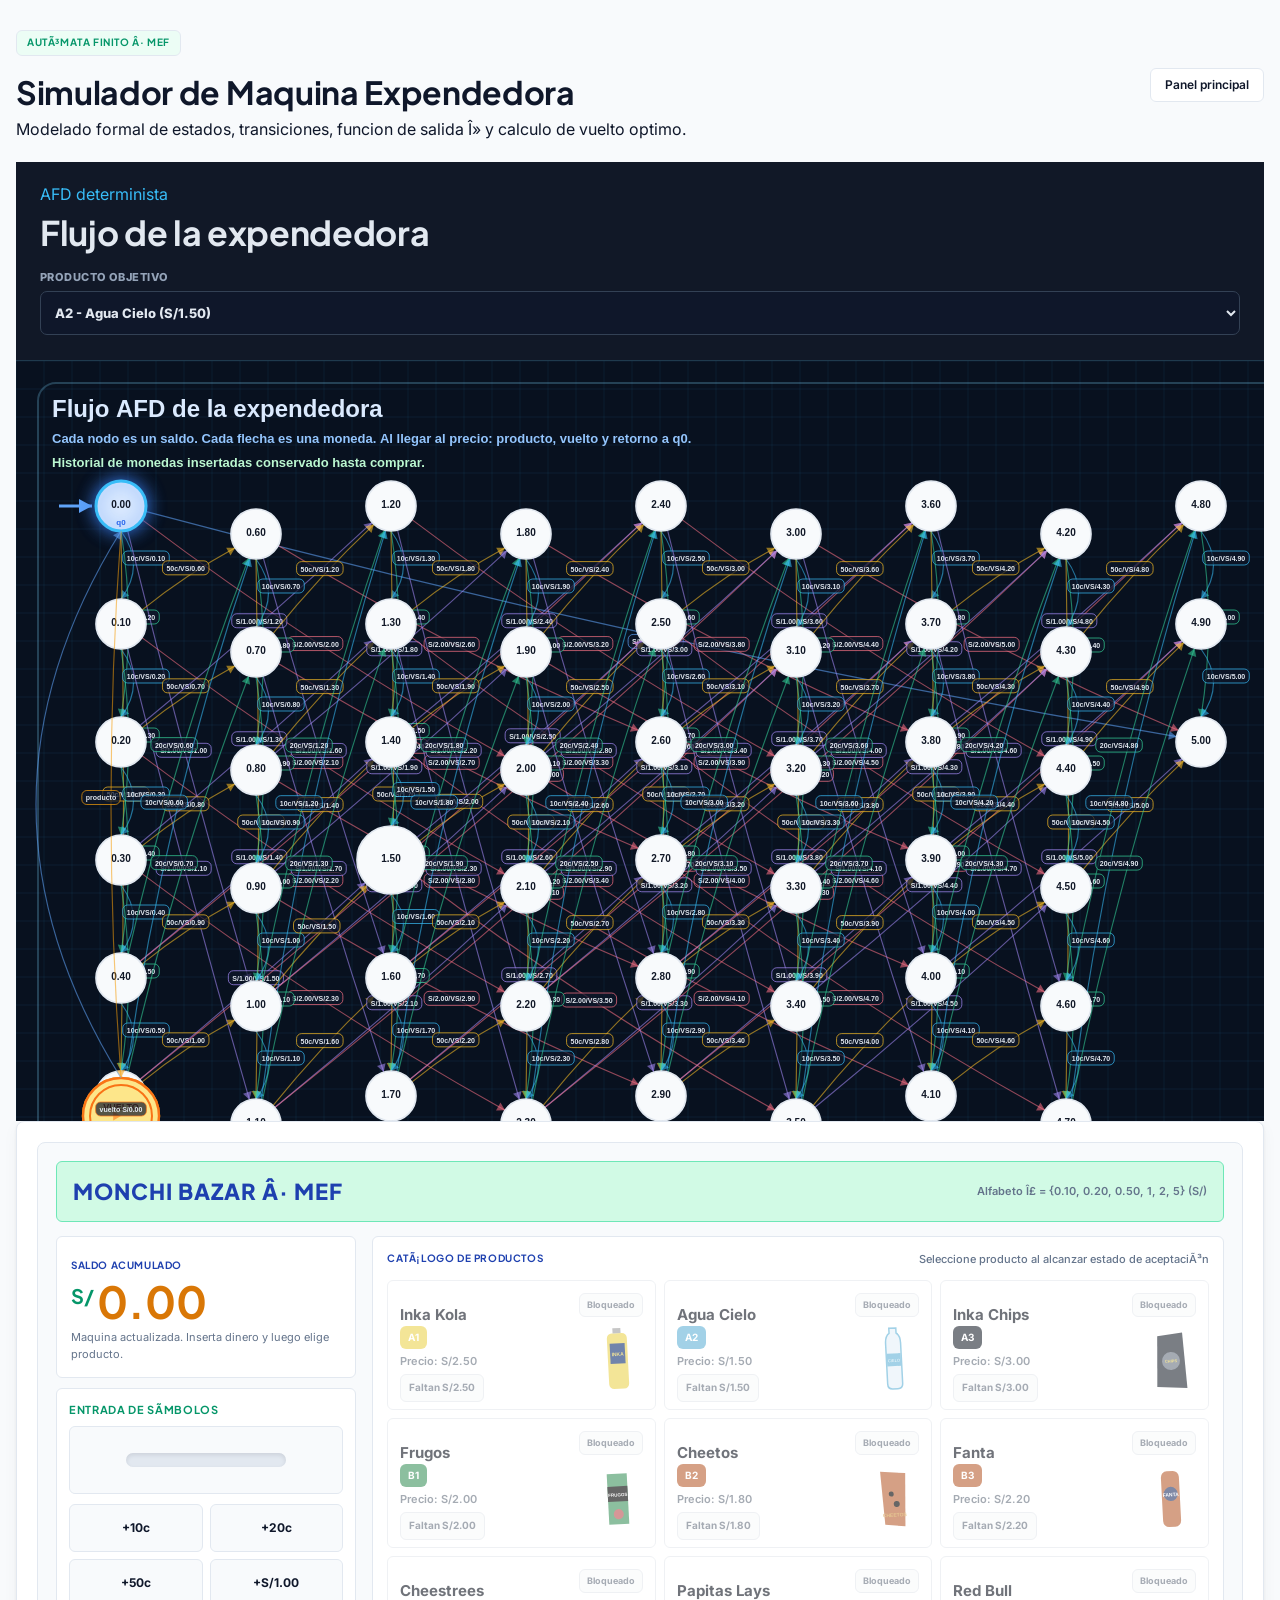
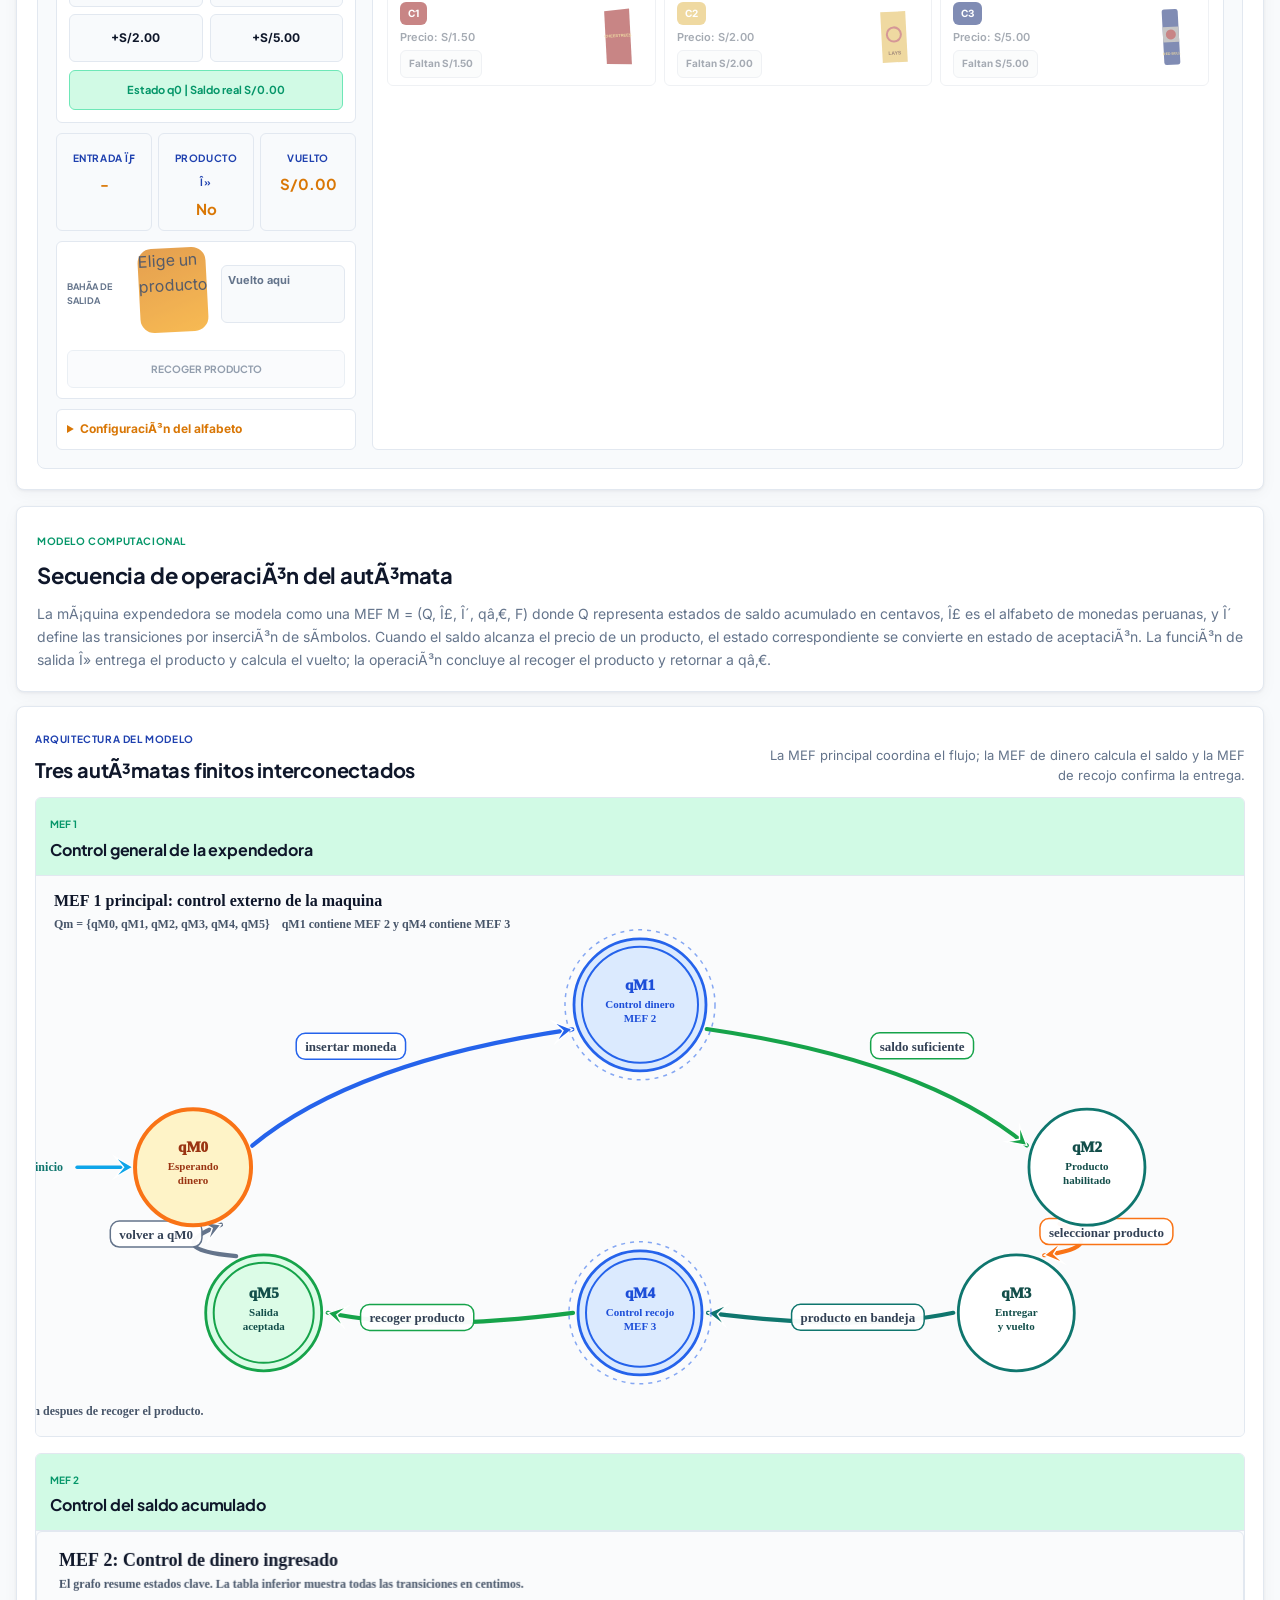
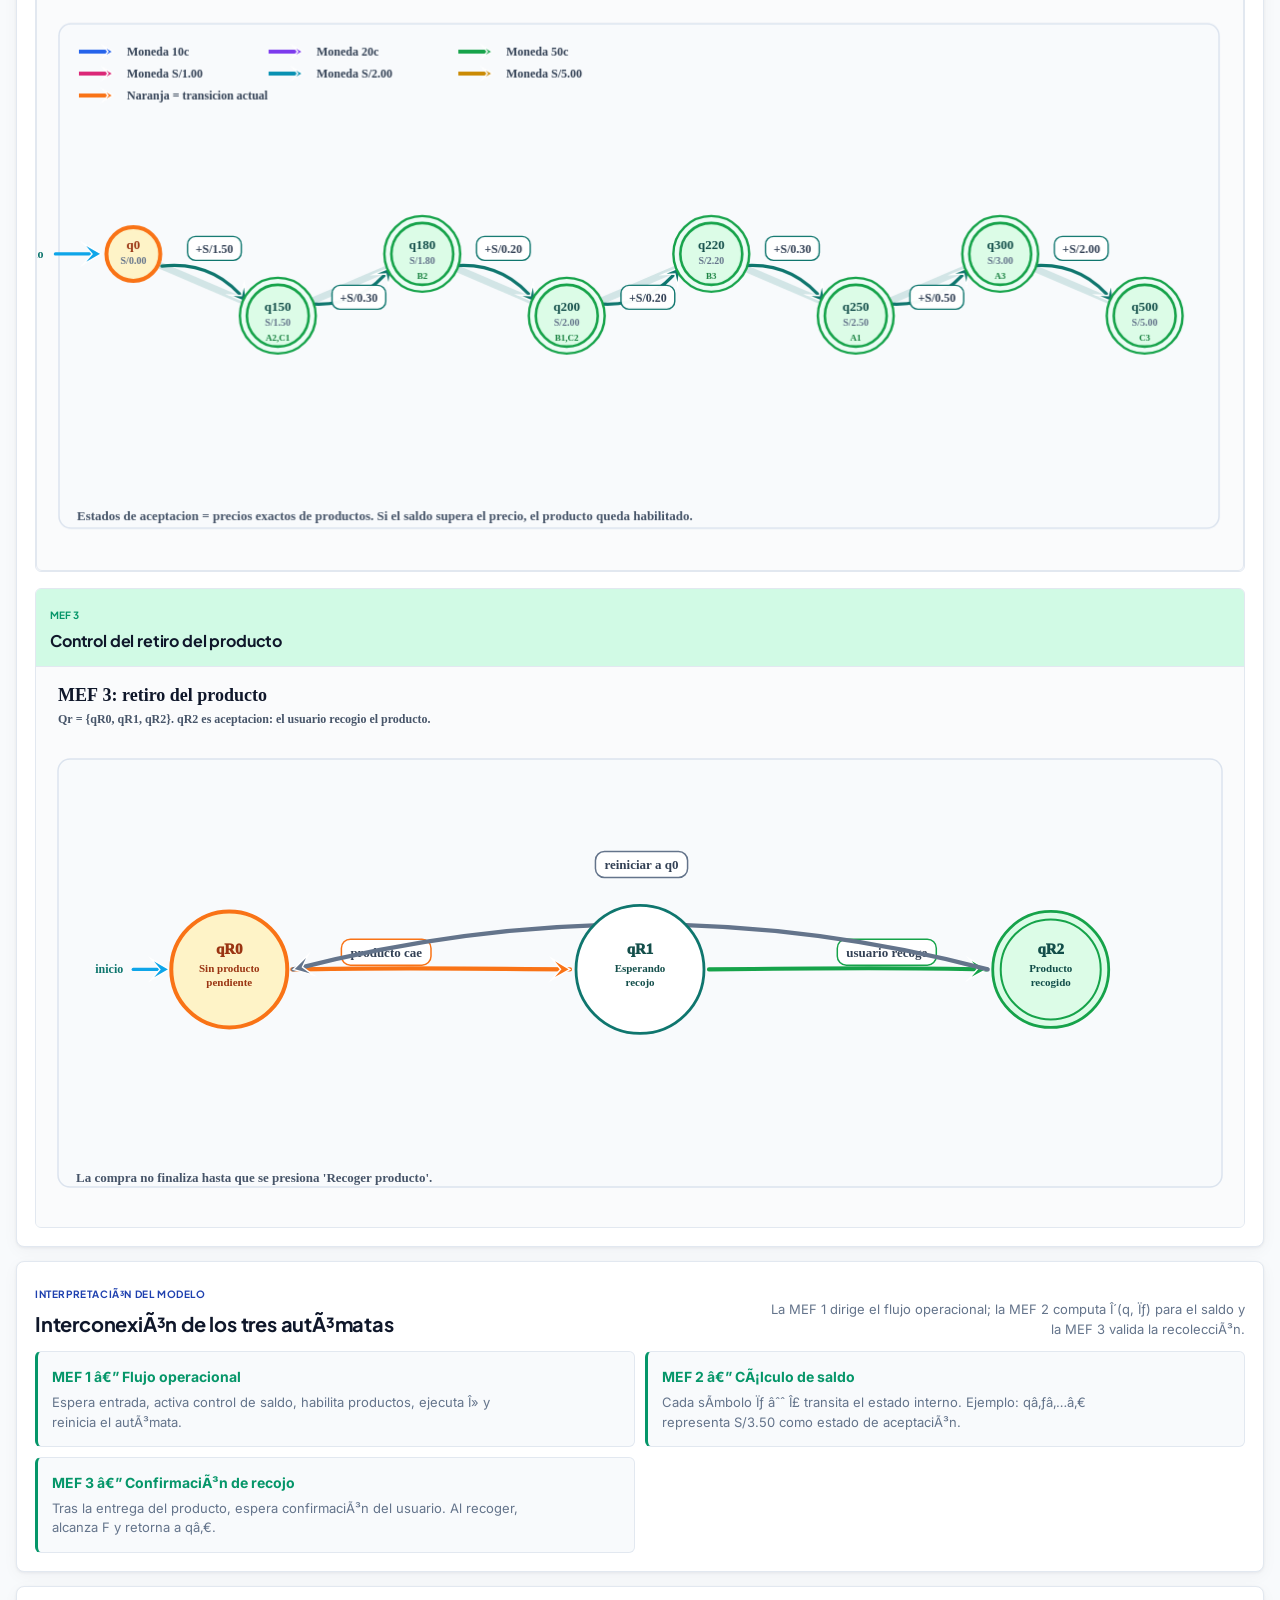
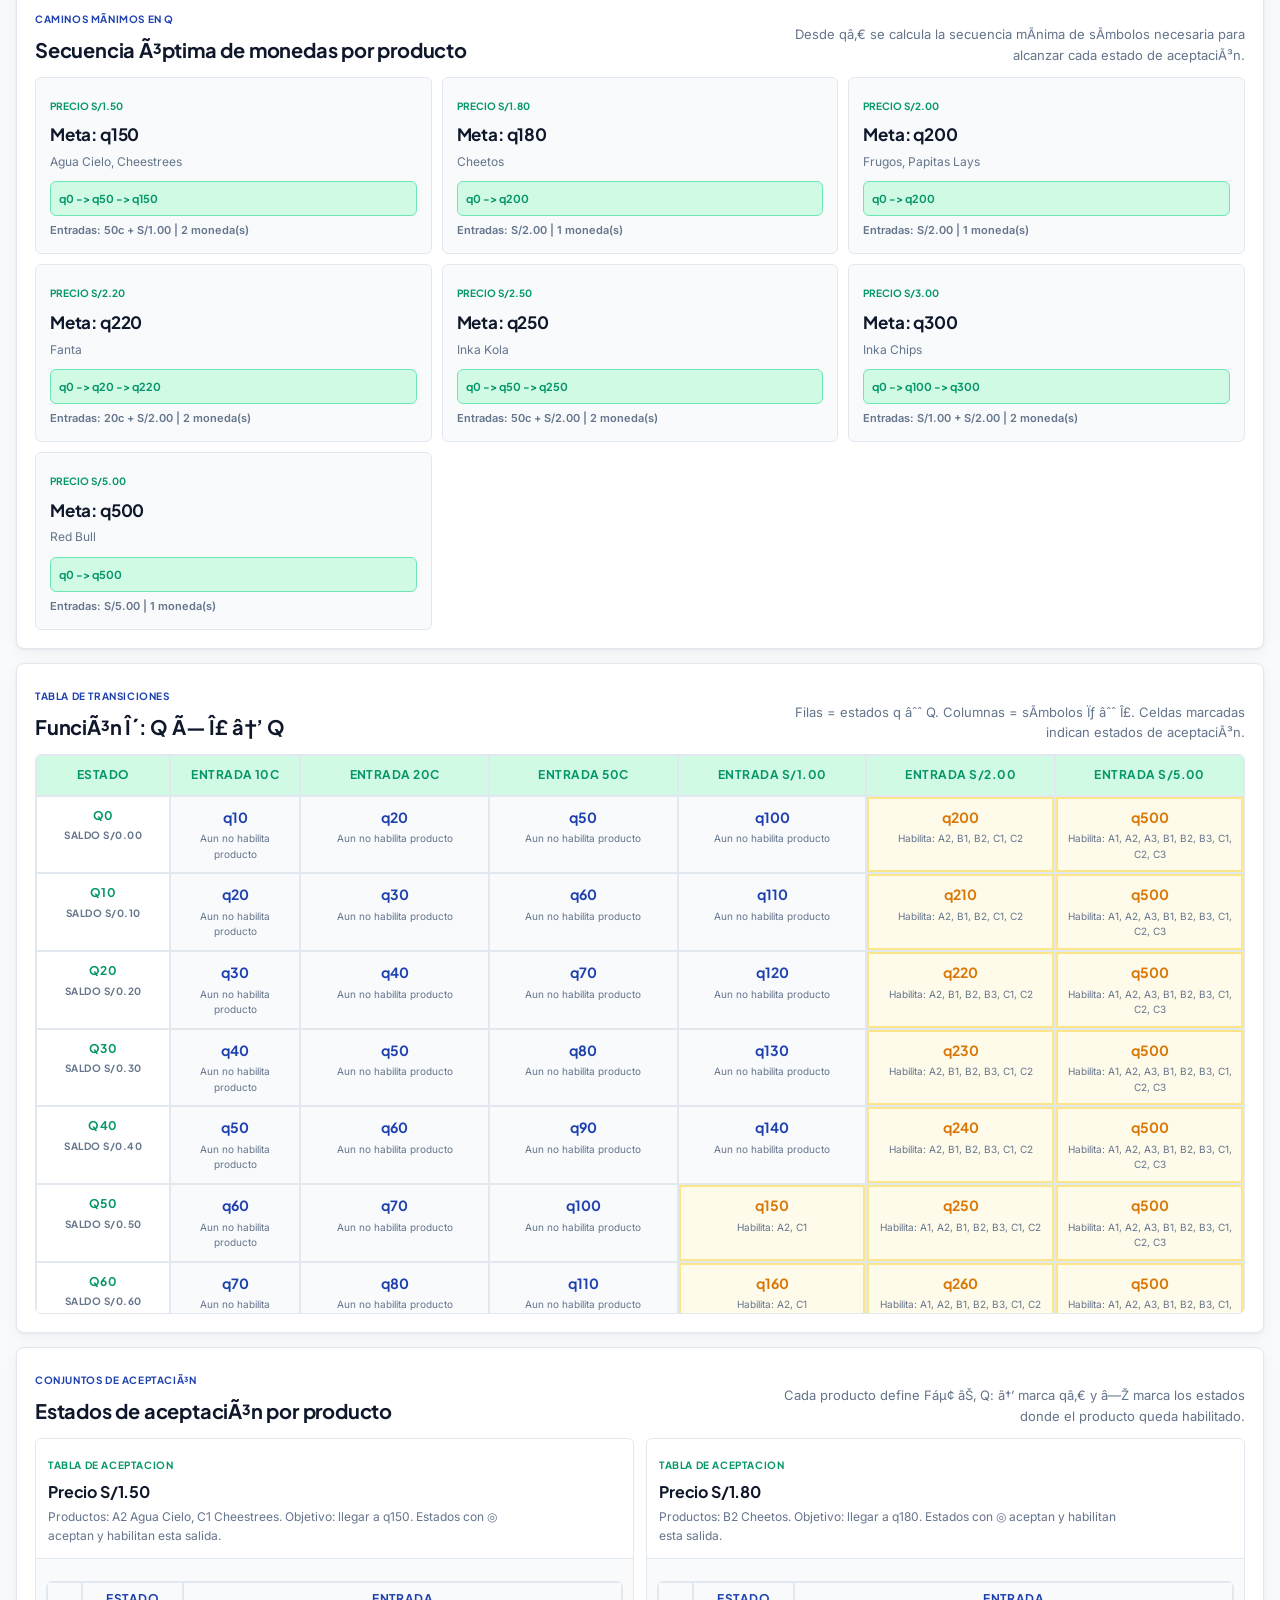
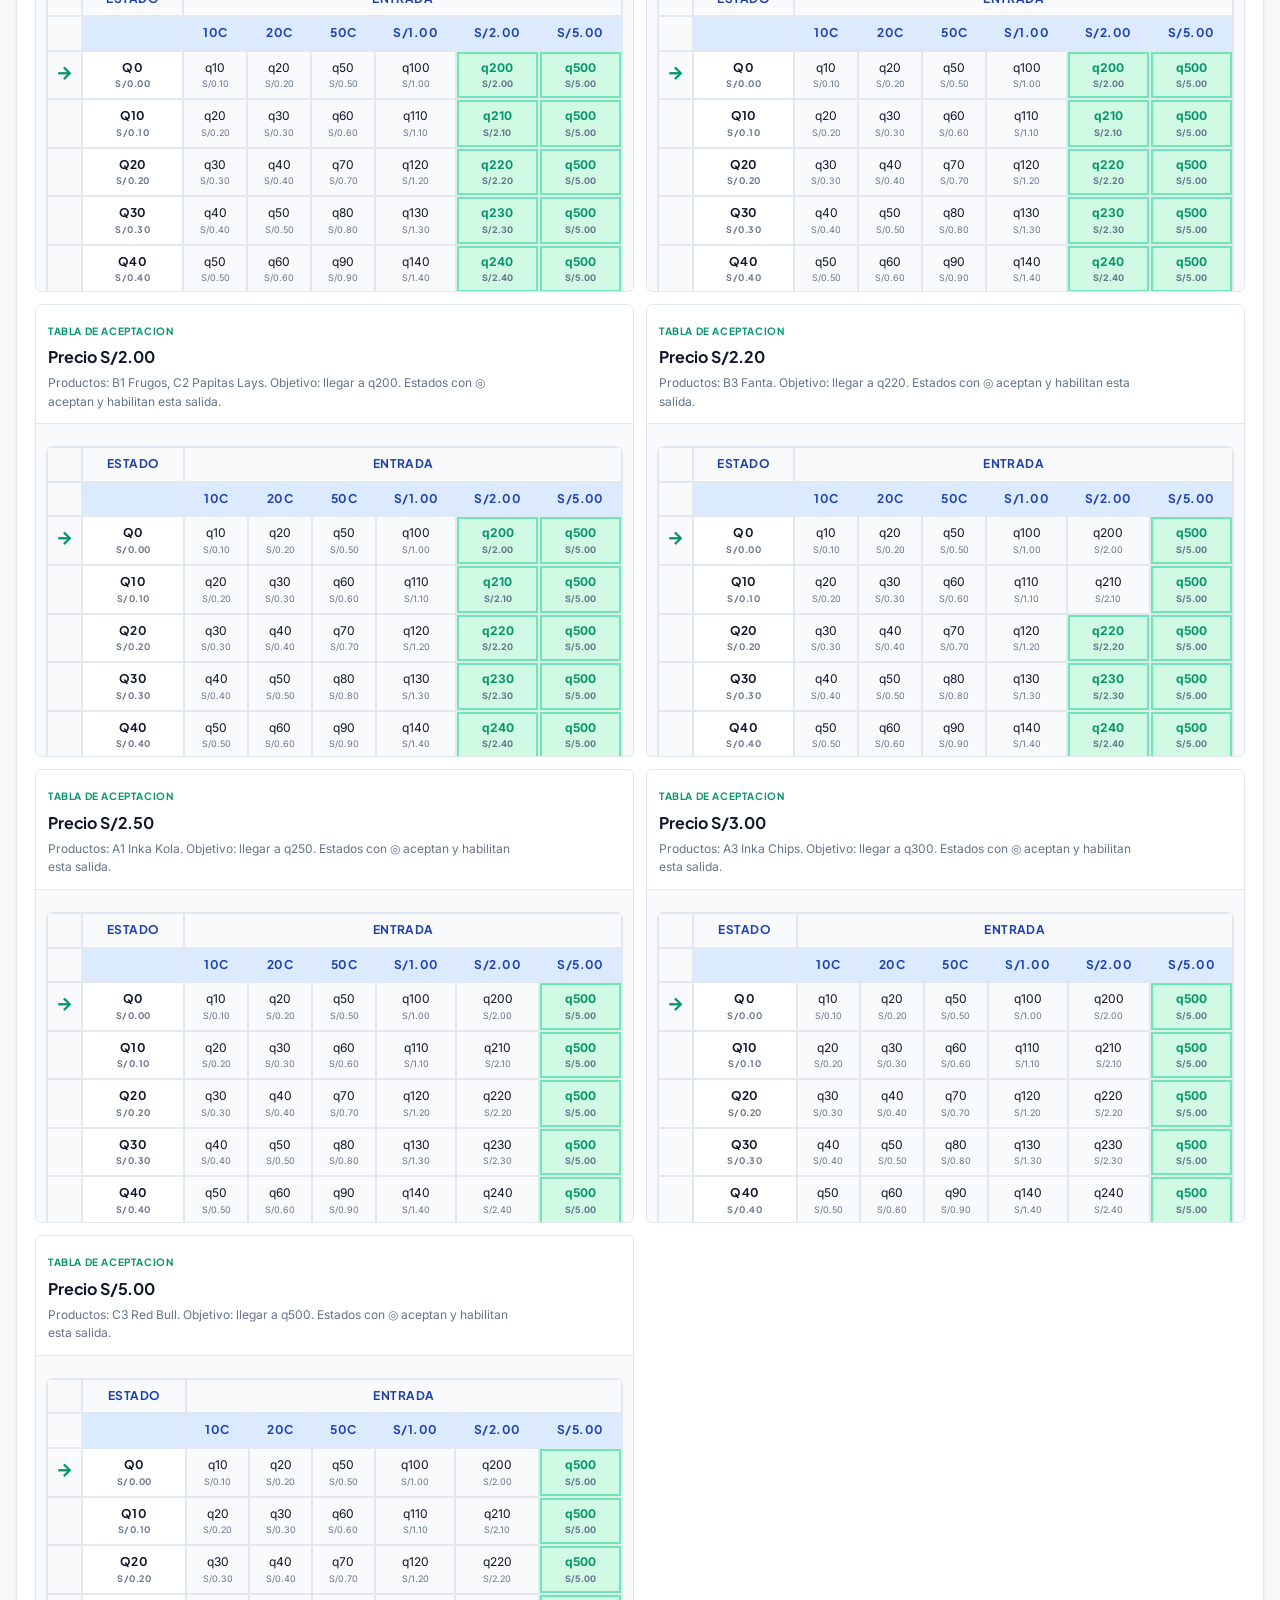
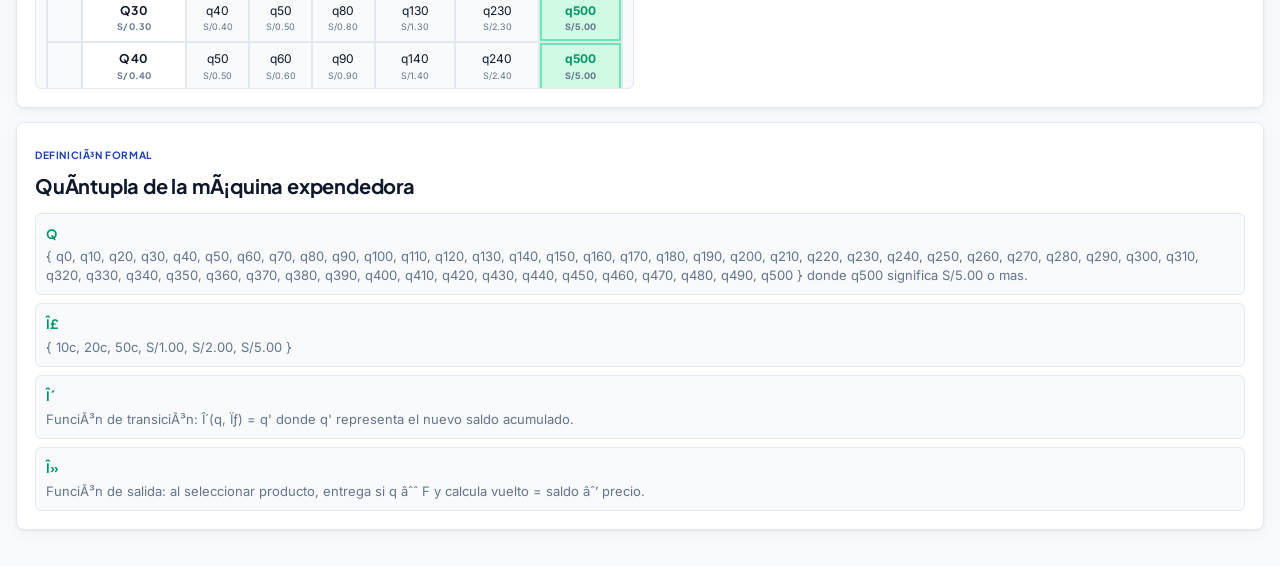
<file: index.html>
﻿<!DOCTYPE html>
<html lang="es">
<head>
  <meta charset="UTF-8">
  <meta name="viewport" content="width=device-width, initial-scale=1.0">
  <title>Maquina Expendedora (MEF) </title>
  <link rel="stylesheet" href="style.css">
</head>
<body class="tema-expendedora">
  <div class="envoltorio-pagina">
  <main class="pagina-expendedora">
    <header class="cabecera-expendedora">
      <div>
        <span class="insignia-modulo">AutÃ³mata finito Â· MEF</span>
        <h1>Simulador de Maquina Expendedora</h1>
        <p>Modelado formal de estados, transiciones, funcion de salida Î» y calculo de vuelto optimo.</p>
      </div>
      <a class="enlace-nav" href="index.html">Panel principal</a>
    </header>

    <section class="panel-grafos">
      <article class="tarjeta-grafo tarjeta-afd-producto">
        <header>
          <div>
            <span>AFD determinista</span>
            <h2>Flujo de la expendedora</h2>
          </div>
          <label class="selector-afd">
            Producto objetivo
            <select id="afdProductoObjetivo"></select>
          </label>
        </header>
        <div class="lienzo-scroll lienzo-afd"><canvas id="afdCanvas"></canvas></div>
      </article>
    </section>
    <section class="escenario-maquina">
      

      <div class="expendedora-digital">
        <div class="marca-maquina">
          <span>MONCHI BAZAR Â· MEF</span>
          <strong>Alfabeto Î£ = {0.10, 0.20, 0.50, 1, 2, 5} (S/)</strong>
        </div>

        <div class="frente-maquina">
          <aside class="consola-maquina">
            <div class="pantalla-maquina">
              <span>Saldo acumulado</span>
              <strong id="saldoPantalla">0</strong>
              <small id="mensajePantalla">Inserte monedas para habilitar estados de aceptaciÃ³n.</small>
            </div>

            <div class="panel-consola">
              <h2>Entrada de sÃ­mbolos</h2>
              <div class="visual-moneda" aria-hidden="true">
                <div class="ranura-moneda"></div>
                <div class="moneda-insertada" id="monedaAnimada">S/</div>
              </div>
              <div id="botonesMonedas" class="rejilla-monedas"></div>
              <div class="estado-maquina" id="estadoActual">Estado actual: q0</div>
            </div>

            <div class="slots-maquina">
              <div>
                <span>Entrada Ïƒ</span>
                <strong id="ultimaEntrada">â€”</strong>
              </div>
              <div>
                <span>Producto Î»</span>
                <strong id="salidaProducto">No</strong>
              </div>
              <div>
                <span>Vuelto</span>
                <strong id="salidaVuelto">0</strong>
              </div>
            </div>

            <div class="salida-producto">
              <span>BahÃ­a de salida</span>
              <div class="display-salida">
                <div class="lata-producto" id="productoVisual">
                  <span id="productoEtiqueta">Sin producto</span>
                </div>
                <div class="bandeja-monedas" id="bandejaVuelto" aria-live="polite">
                  <span class="sin-vuelto">Vuelto aquÃ­</span>
                </div>
              </div>
              <button class="btn-recoger" id="recogerProducto" type="button" disabled>Recoger producto</button>
            </div>

            <details class="ajustes-maquina">
              <summary>ConfiguraciÃ³n del alfabeto</summary>
              <label for="monedas">SÃ­mbolos de entrada</label>
              <input id="monedas" type="text" value="0.10,0.20,0.50,1,2,5" placeholder="Ejemplo: 0.10,0.20,0.50,1,2,5">
              <button class="btn-principal" id="actualizarMaquina" type="button">Actualizar</button>
              <button class="btn-peligro" id="reiniciarMaquina" type="button">Reiniciar</button>
            </details>
          </aside>

          <section class="vitrina-productos" aria-label="Productos disponibles">
            <div class="cabecera-vitrina">
              <span>CatÃ¡logo de productos</span>
              <strong>Seleccione producto al alcanzar estado de aceptaciÃ³n</strong>
            </div>
            <div class="rejilla-productos" id="listaProductos"></div>
          </section>
        </div>
      </div>
    </section>

    <section class="explicacion-expendedora">
      <span>Modelo computacional</span>
      <h2>Secuencia de operaciÃ³n del autÃ³mata</h2>
      <p>
        La mÃ¡quina expendedora se modela como una MEF M = (Q, Î£, Î´, qâ‚€, F) donde Q representa estados
        de saldo acumulado en centavos, Î£ es el alfabeto de monedas peruanas, y Î´ define las transiciones
        por inserciÃ³n de sÃ­mbolos. Cuando el saldo alcanza el precio de un producto, el estado correspondiente
        se convierte en estado de aceptaciÃ³n. La funciÃ³n de salida Î» entrega el producto y calcula el vuelto;
        la operaciÃ³n concluye al recoger el producto y retornar a qâ‚€.
      </p>
    </section>

    <section class="seccion-mef-resumen">
      <header>
        <div>
          <span>Arquitectura del modelo</span>
          <h2>Tres autÃ³matas finitos interconectados</h2>
        </div>
        <p>La MEF principal coordina el flujo; la MEF de dinero calcula el saldo y la MEF de recojo confirma la entrega.</p>
      </header>
      <div class="rejilla-mef">
        <article class="tarjeta-mef">
          <div class="cabecera-mef">
            <span>MEF 1</span>
            <h3>Control general de la expendedora</h3>
          </div>
          <canvas id="diagramaMaquina"></canvas>
        </article>
        <article class="tarjeta-mef">
          <div class="cabecera-mef">
            <span>MEF 2</span>
            <h3>Control del saldo acumulado</h3>
          </div>
          <canvas id="diagramaEstados"></canvas>
        </article>
        <article class="tarjeta-mef">
          <div class="cabecera-mef">
            <span>MEF 3</span>
            <h3>Control del retiro del producto</h3>
          </div>
          <canvas id="diagramaRecojo"></canvas>
        </article>
      </div>
    </section>

    <section class="seccion-diagrama-estados">
      <header>
        <div>
          <span>InterpretaciÃ³n del modelo</span>
          <h2>InterconexiÃ³n de los tres autÃ³matas</h2>
        </div>
        <p>La MEF 1 dirige el flujo operacional; la MEF 2 computa Î´(q, Ïƒ) para el saldo y la MEF 3 valida la recolecciÃ³n.</p>
      </header>
      <div class="rejilla-explicacion-mef">
        <div>
          <strong>MEF 1 â€” Flujo operacional</strong>
          <p>Espera entrada, activa control de saldo, habilita productos, ejecuta Î» y reinicia el autÃ³mata.</p>
        </div>
        <div>
          <strong>MEF 2 â€” CÃ¡lculo de saldo</strong>
          <p>Cada sÃ­mbolo Ïƒ âˆˆ Î£ transita el estado interno. Ejemplo: qâ‚ƒâ‚…â‚€ representa S/3.50 como estado de aceptaciÃ³n.</p>
        </div>
        <div>
          <strong>MEF 3 â€” ConfirmaciÃ³n de recojo</strong>
          <p>Tras la entrega del producto, espera confirmaciÃ³n del usuario. Al recoger, alcanza F y retorna a qâ‚€.</p>
        </div>
      </div>
    </section>

    <section class="seccion-rutas-cortas">
      <header>
        <div>
          <span>Caminos mÃ­nimos en Q</span>
          <h2>Secuencia Ã³ptima de monedas por producto</h2>
        </div>
        <p>Desde qâ‚€ se calcula la secuencia mÃ­nima de sÃ­mbolos necesaria para alcanzar cada estado de aceptaciÃ³n.</p>
      </header>
      <div class="rejilla-rutas" id="tablaCaminosCortos"></div>
    </section>

    <section class="seccion-transiciones">
      <header>
        <div>
          <span>Tabla de transiciones</span>
          <h2>FunciÃ³n Î´: Q Ã— Î£ â†’ Q</h2>
        </div>
        <p>Filas = estados q âˆˆ Q. Columnas = sÃ­mbolos Ïƒ âˆˆ Î£. Celdas marcadas indican estados de aceptaciÃ³n.</p>
      </header>
      <div class="scroll-transiciones">
        <table id="tablaTransiciones"></table>
      </div>
    </section>

    <section class="seccion-transiciones">
      <header>
        <div>
          <span>Conjuntos de aceptaciÃ³n</span>
          <h2>Estados de aceptaciÃ³n por producto</h2>
        </div>
        <p>Cada producto define Fáµ¢ âŠ‚ Q: â†’ marca qâ‚€ y â—Ž marca los estados donde el producto queda habilitado.</p>
      </header>
      <div class="rejilla-aceptacion" id="tablasAceptacion"></div>
    </section>

    <section class="seccion-formal">
      <header>
        <div>
          <span>DefiniciÃ³n formal</span>
          <h2>QuÃ­ntupla de la mÃ¡quina expendedora</h2>
        </div>
      </header>
      <dl class="lista-formal">
        <div>
          <dt>Q</dt>
          <dd id="conjuntoEstados">Estados de saldo acumulado hasta crÃ©dito suficiente</dd>
        </div>
        <div>
          <dt>Î£</dt>
          <dd id="alfabetoEntrada">Monedas aceptadas</dd>
        </div>
        <div>
          <dt>Î´</dt>
          <dd>FunciÃ³n de transiciÃ³n: Î´(q, Ïƒ) = q' donde q' representa el nuevo saldo acumulado.</dd>
        </div>
        <div>
          <dt>Î»</dt>
          <dd>FunciÃ³n de salida: al seleccionar producto, entrega si q âˆˆ F y calcula vuelto = saldo âˆ’ precio.</dd>
        </div>
      </dl>
    </section>
  </main>

  <div class="notificacion-flotante" id="toast" hidden></div>
  </div>
  <script src="motor-grafo.js"></script>
  <script src="afd-expendedora.js"></script>
  <script src="app-expendedora.js"></script>
</body>
</html>
</file>
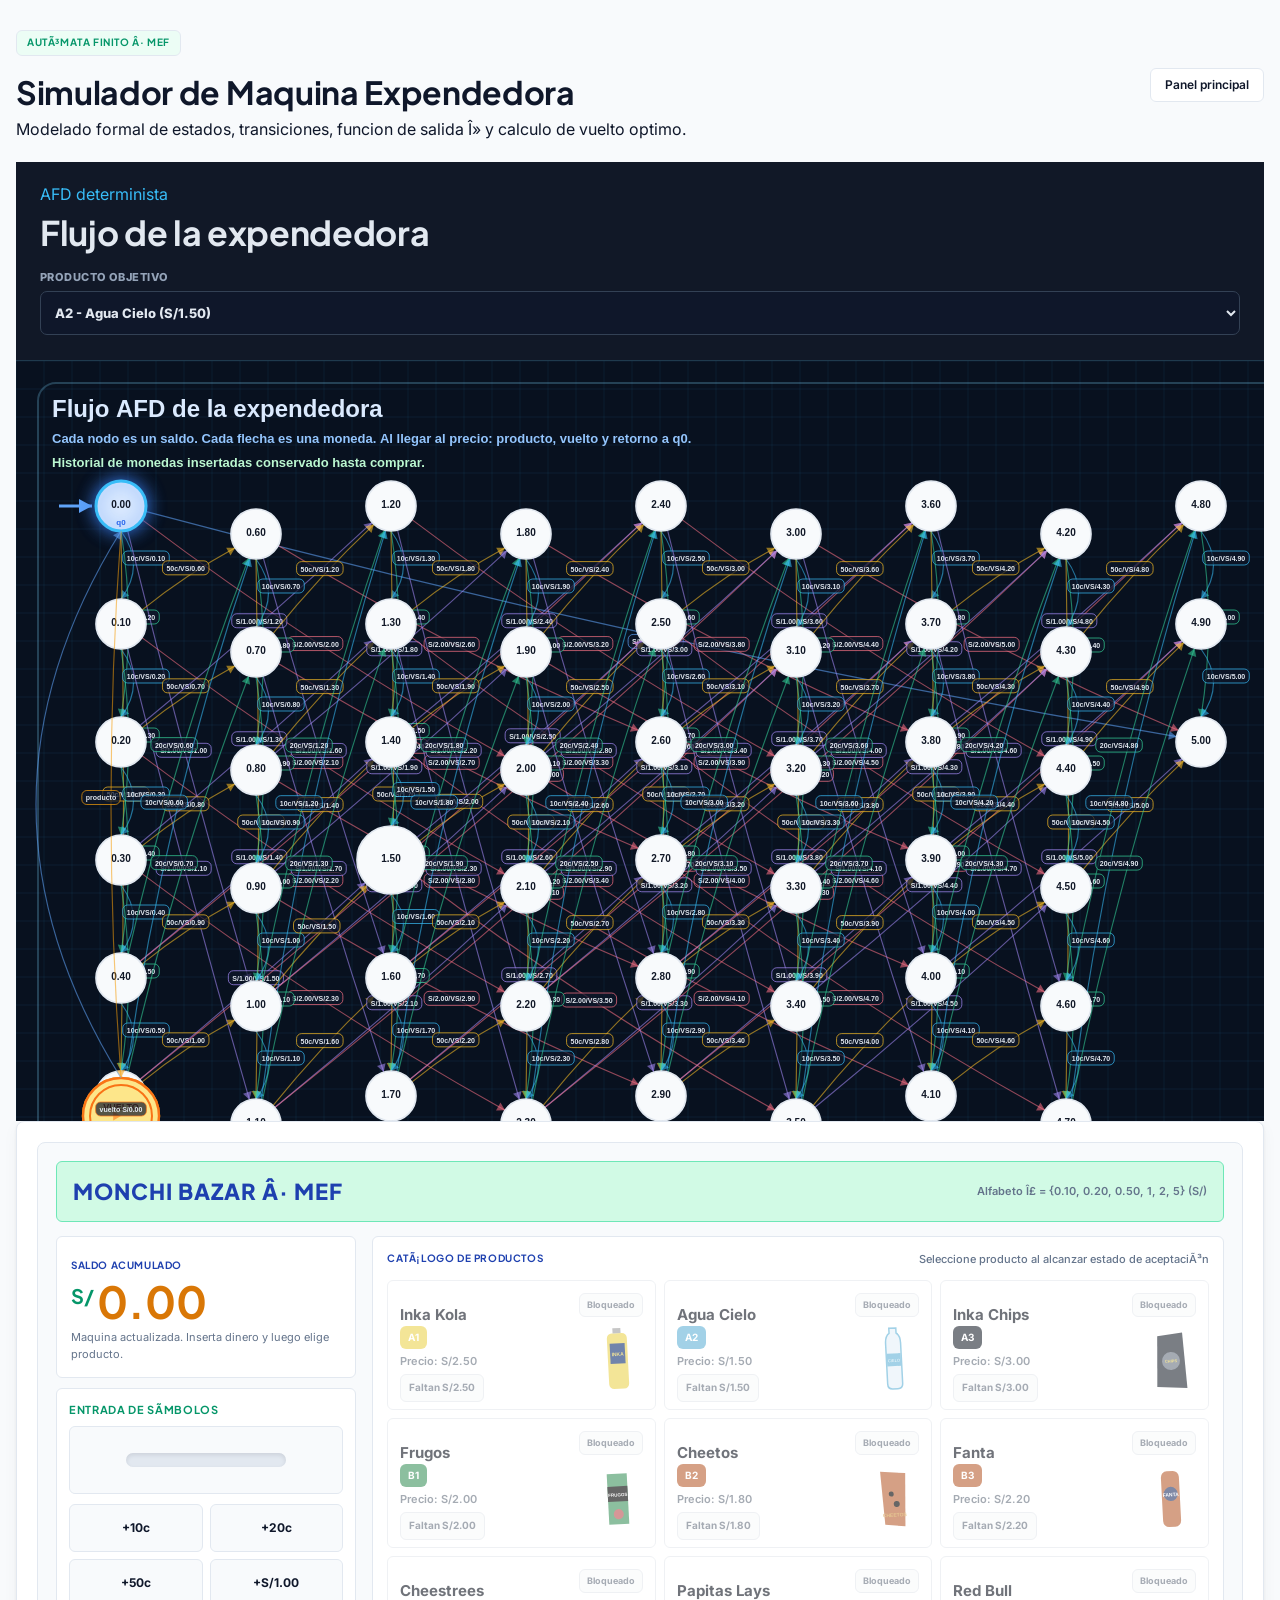
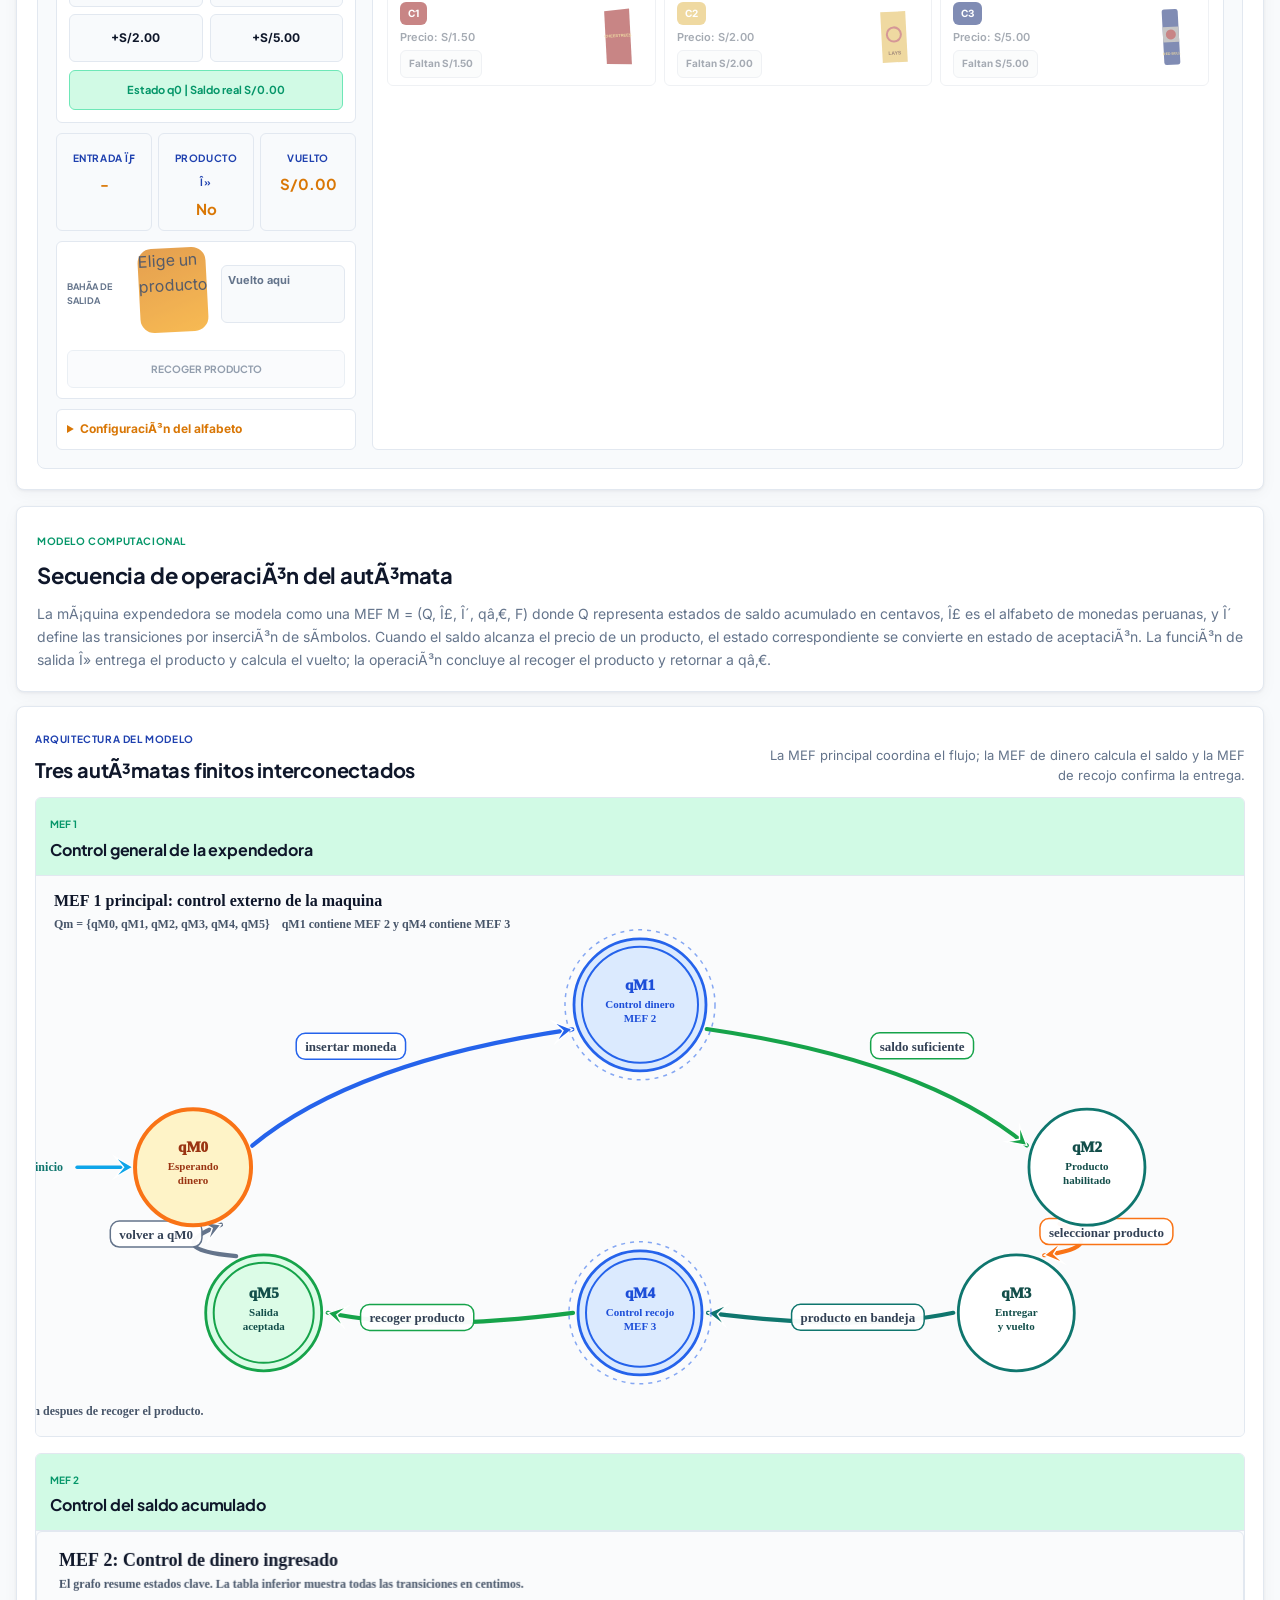
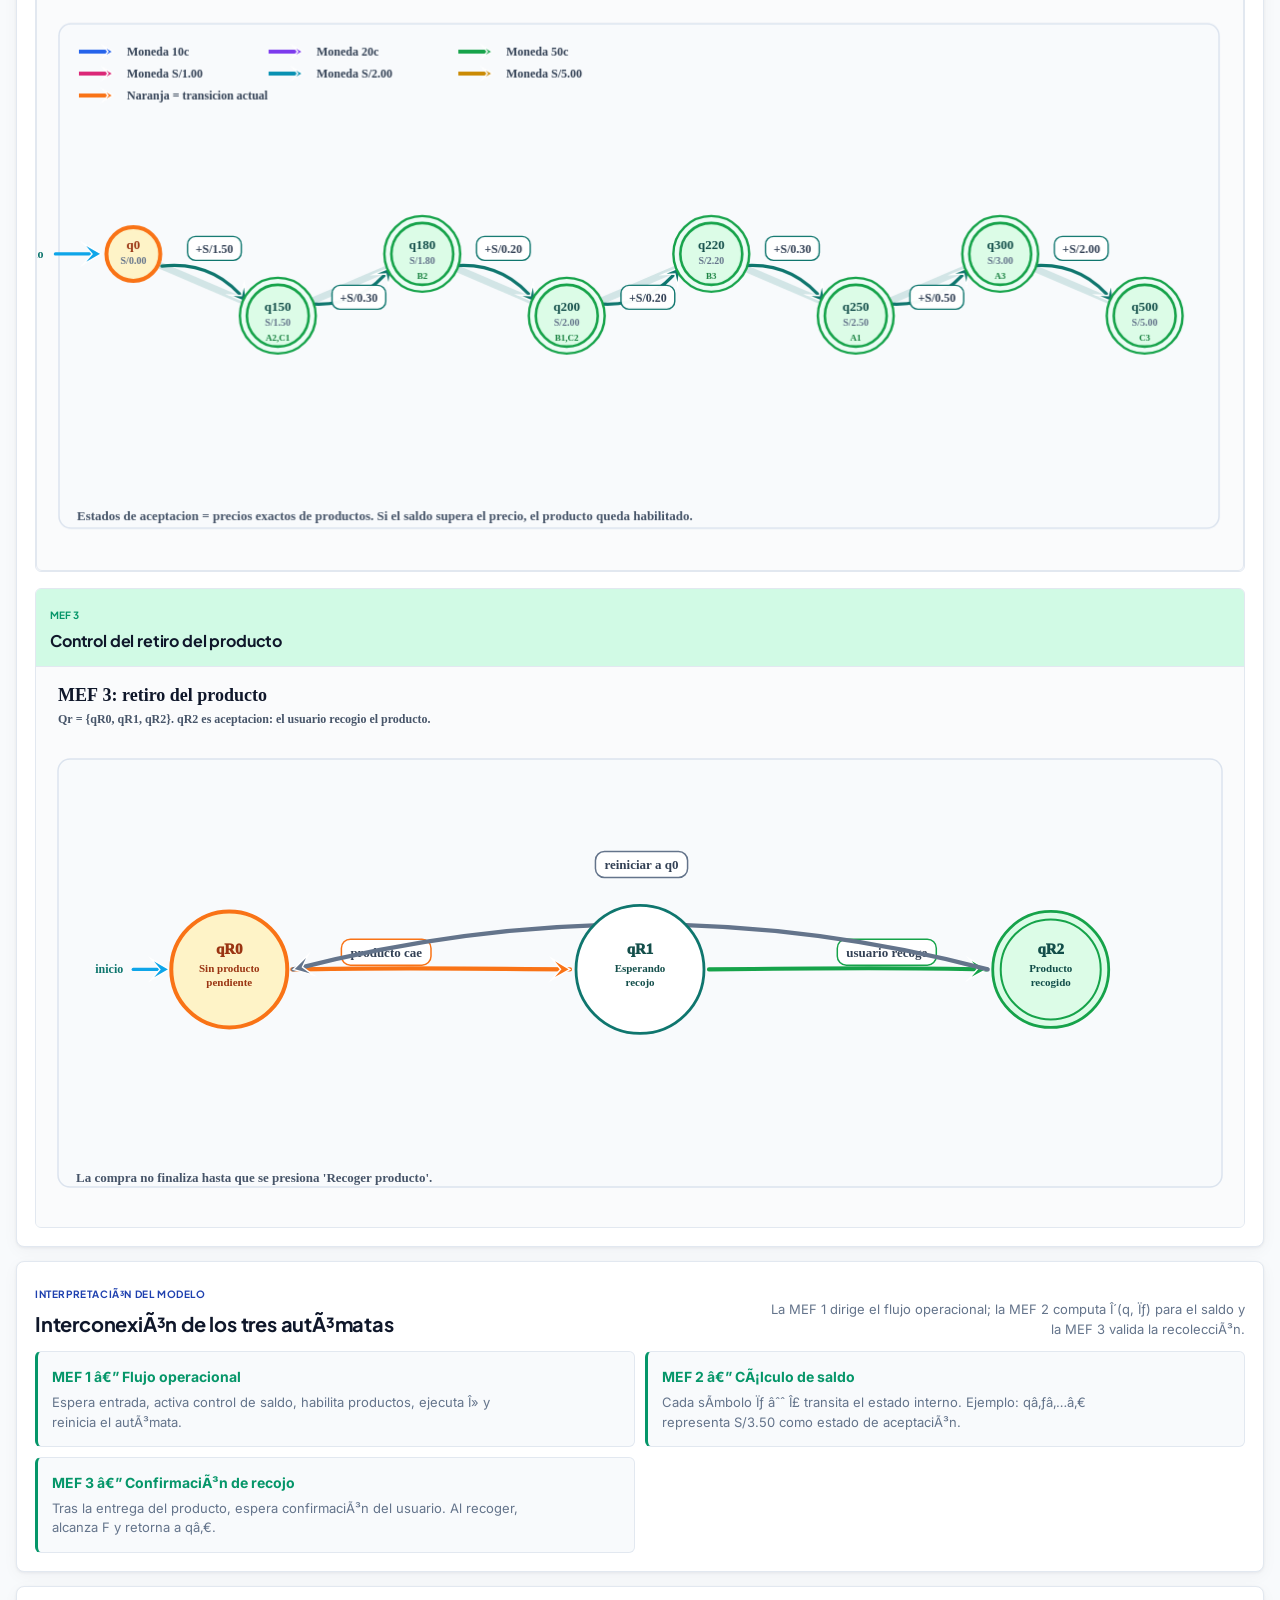
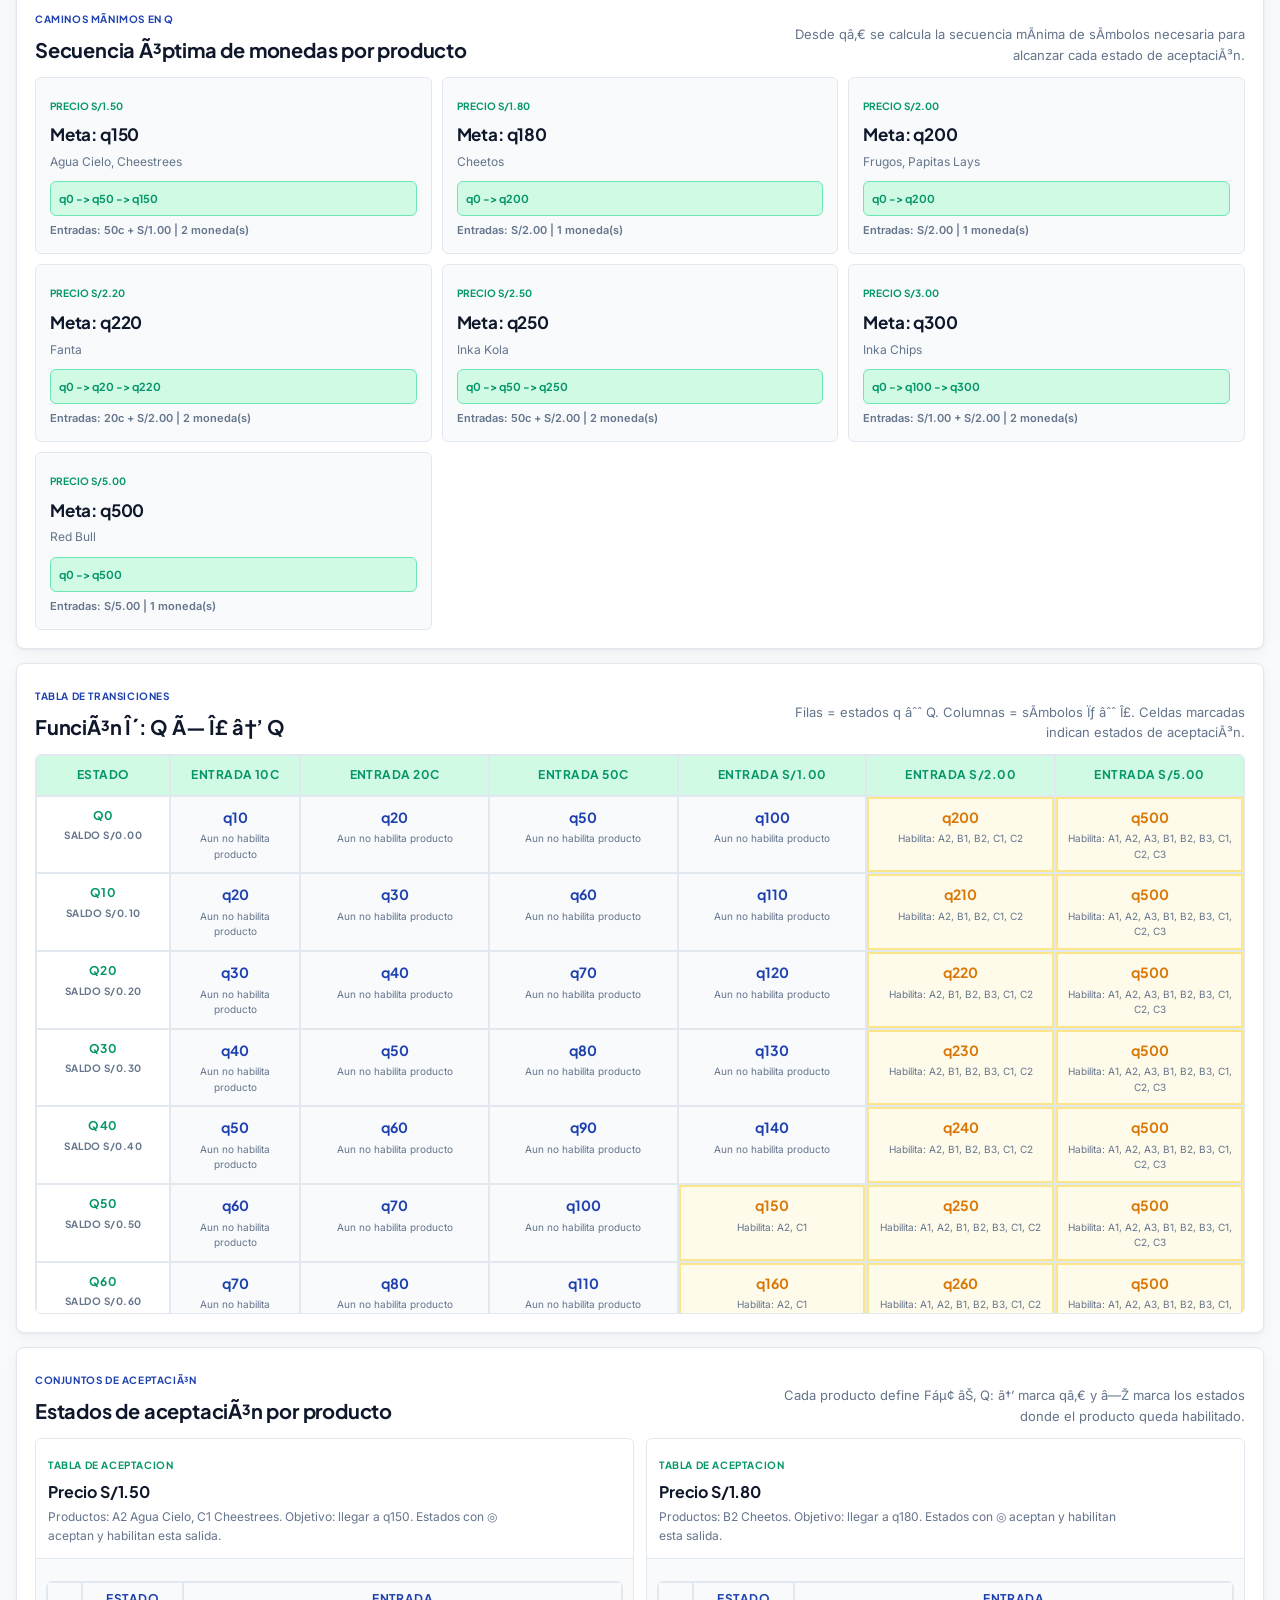
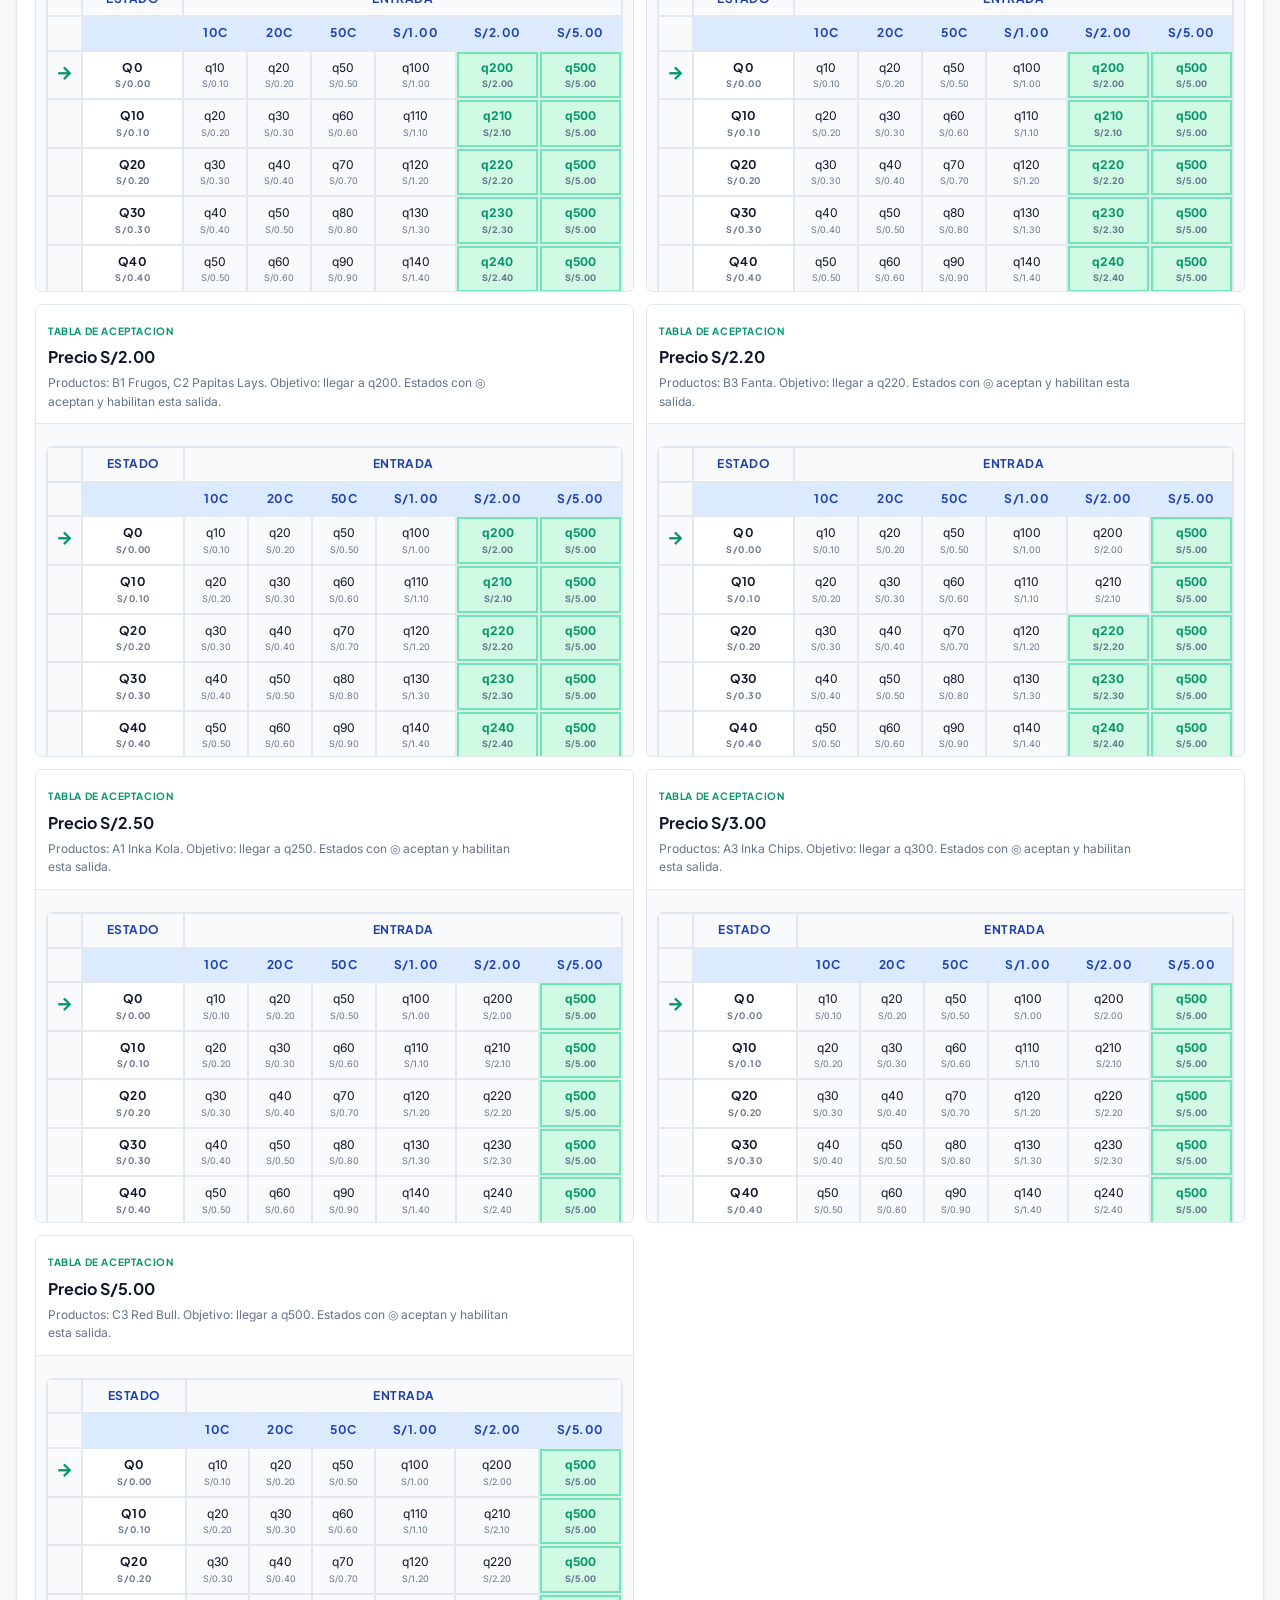
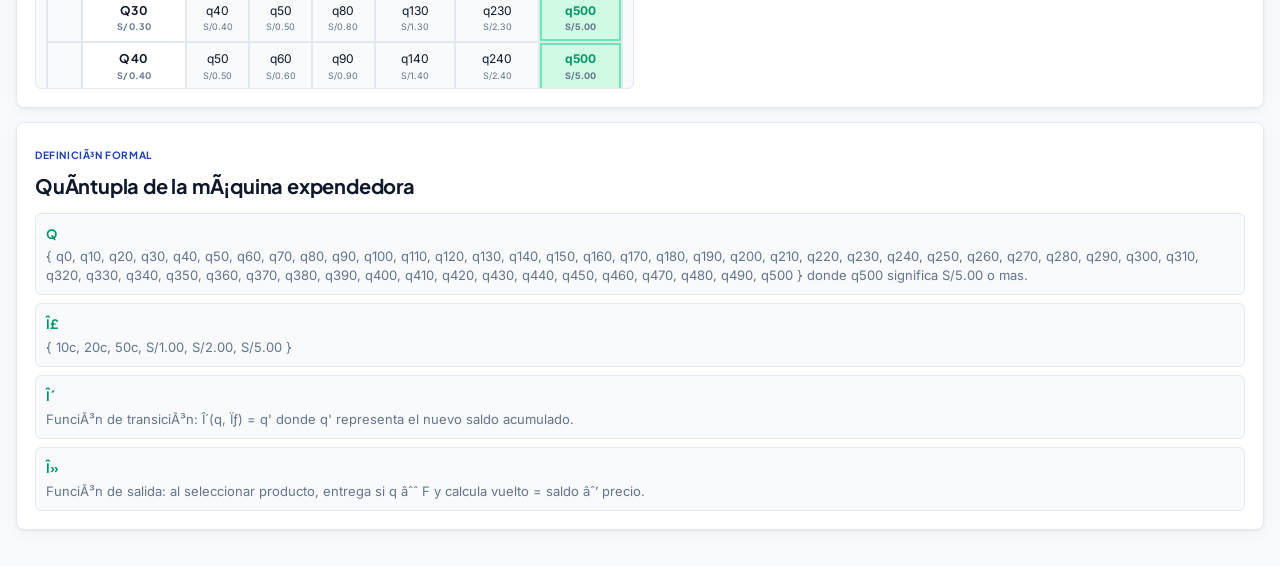
<file: expendedora.html>
﻿<!DOCTYPE html>
<html lang="es">
<head>
  <meta charset="UTF-8">
  <meta name="viewport" content="width=device-width, initial-scale=1.0">
  <title>Maquina Expendedora (MEF) </title>
  <link rel="stylesheet" href="style.css">
</head>
<body class="tema-expendedora">
  <div class="envoltorio-pagina">
  <main class="pagina-expendedora">
    <header class="cabecera-expendedora">
      <div>
        <span class="insignia-modulo">AutÃ³mata finito Â· MEF</span>
        <h1>Simulador de Maquina Expendedora</h1>
        <p>Modelado formal de estados, transiciones, funcion de salida Î» y calculo de vuelto optimo.</p>
      </div>
      <a class="enlace-nav" href="index.html">Panel principal</a>
    </header>

    <section class="panel-grafos">
      <article class="tarjeta-grafo tarjeta-afd-producto">
        <header>
          <div>
            <span>AFD determinista</span>
            <h2>Flujo de la expendedora</h2>
          </div>
          <label class="selector-afd">
            Producto objetivo
            <select id="afdProductoObjetivo"></select>
          </label>
        </header>
        <div class="lienzo-scroll lienzo-afd"><canvas id="afdCanvas"></canvas></div>
      </article>
    </section>
    <section class="escenario-maquina">
      

      <div class="expendedora-digital">
        <div class="marca-maquina">
          <span>MONCHI BAZAR Â· MEF</span>
          <strong>Alfabeto Î£ = {0.10, 0.20, 0.50, 1, 2, 5} (S/)</strong>
        </div>

        <div class="frente-maquina">
          <aside class="consola-maquina">
            <div class="pantalla-maquina">
              <span>Saldo acumulado</span>
              <strong id="saldoPantalla">0</strong>
              <small id="mensajePantalla">Inserte monedas para habilitar estados de aceptaciÃ³n.</small>
            </div>

            <div class="panel-consola">
              <h2>Entrada de sÃ­mbolos</h2>
              <div class="visual-moneda" aria-hidden="true">
                <div class="ranura-moneda"></div>
                <div class="moneda-insertada" id="monedaAnimada">S/</div>
              </div>
              <div id="botonesMonedas" class="rejilla-monedas"></div>
              <div class="estado-maquina" id="estadoActual">Estado actual: q0</div>
            </div>

            <div class="slots-maquina">
              <div>
                <span>Entrada Ïƒ</span>
                <strong id="ultimaEntrada">â€”</strong>
              </div>
              <div>
                <span>Producto Î»</span>
                <strong id="salidaProducto">No</strong>
              </div>
              <div>
                <span>Vuelto</span>
                <strong id="salidaVuelto">0</strong>
              </div>
            </div>

            <div class="salida-producto">
              <span>BahÃ­a de salida</span>
              <div class="display-salida">
                <div class="lata-producto" id="productoVisual">
                  <span id="productoEtiqueta">Sin producto</span>
                </div>
                <div class="bandeja-monedas" id="bandejaVuelto" aria-live="polite">
                  <span class="sin-vuelto">Vuelto aquÃ­</span>
                </div>
              </div>
              <button class="btn-recoger" id="recogerProducto" type="button" disabled>Recoger producto</button>
            </div>

            <details class="ajustes-maquina">
              <summary>ConfiguraciÃ³n del alfabeto</summary>
              <label for="monedas">SÃ­mbolos de entrada</label>
              <input id="monedas" type="text" value="0.10,0.20,0.50,1,2,5" placeholder="Ejemplo: 0.10,0.20,0.50,1,2,5">
              <button class="btn-principal" id="actualizarMaquina" type="button">Actualizar</button>
              <button class="btn-peligro" id="reiniciarMaquina" type="button">Reiniciar</button>
            </details>
          </aside>

          <section class="vitrina-productos" aria-label="Productos disponibles">
            <div class="cabecera-vitrina">
              <span>CatÃ¡logo de productos</span>
              <strong>Seleccione producto al alcanzar estado de aceptaciÃ³n</strong>
            </div>
            <div class="rejilla-productos" id="listaProductos"></div>
          </section>
        </div>
      </div>
    </section>

    <section class="explicacion-expendedora">
      <span>Modelo computacional</span>
      <h2>Secuencia de operaciÃ³n del autÃ³mata</h2>
      <p>
        La mÃ¡quina expendedora se modela como una MEF M = (Q, Î£, Î´, qâ‚€, F) donde Q representa estados
        de saldo acumulado en centavos, Î£ es el alfabeto de monedas peruanas, y Î´ define las transiciones
        por inserciÃ³n de sÃ­mbolos. Cuando el saldo alcanza el precio de un producto, el estado correspondiente
        se convierte en estado de aceptaciÃ³n. La funciÃ³n de salida Î» entrega el producto y calcula el vuelto;
        la operaciÃ³n concluye al recoger el producto y retornar a qâ‚€.
      </p>
    </section>

    <section class="seccion-mef-resumen">
      <header>
        <div>
          <span>Arquitectura del modelo</span>
          <h2>Tres autÃ³matas finitos interconectados</h2>
        </div>
        <p>La MEF principal coordina el flujo; la MEF de dinero calcula el saldo y la MEF de recojo confirma la entrega.</p>
      </header>
      <div class="rejilla-mef">
        <article class="tarjeta-mef">
          <div class="cabecera-mef">
            <span>MEF 1</span>
            <h3>Control general de la expendedora</h3>
          </div>
          <canvas id="diagramaMaquina"></canvas>
        </article>
        <article class="tarjeta-mef">
          <div class="cabecera-mef">
            <span>MEF 2</span>
            <h3>Control del saldo acumulado</h3>
          </div>
          <canvas id="diagramaEstados"></canvas>
        </article>
        <article class="tarjeta-mef">
          <div class="cabecera-mef">
            <span>MEF 3</span>
            <h3>Control del retiro del producto</h3>
          </div>
          <canvas id="diagramaRecojo"></canvas>
        </article>
      </div>
    </section>

    <section class="seccion-diagrama-estados">
      <header>
        <div>
          <span>InterpretaciÃ³n del modelo</span>
          <h2>InterconexiÃ³n de los tres autÃ³matas</h2>
        </div>
        <p>La MEF 1 dirige el flujo operacional; la MEF 2 computa Î´(q, Ïƒ) para el saldo y la MEF 3 valida la recolecciÃ³n.</p>
      </header>
      <div class="rejilla-explicacion-mef">
        <div>
          <strong>MEF 1 â€” Flujo operacional</strong>
          <p>Espera entrada, activa control de saldo, habilita productos, ejecuta Î» y reinicia el autÃ³mata.</p>
        </div>
        <div>
          <strong>MEF 2 â€” CÃ¡lculo de saldo</strong>
          <p>Cada sÃ­mbolo Ïƒ âˆˆ Î£ transita el estado interno. Ejemplo: qâ‚ƒâ‚…â‚€ representa S/3.50 como estado de aceptaciÃ³n.</p>
        </div>
        <div>
          <strong>MEF 3 â€” ConfirmaciÃ³n de recojo</strong>
          <p>Tras la entrega del producto, espera confirmaciÃ³n del usuario. Al recoger, alcanza F y retorna a qâ‚€.</p>
        </div>
      </div>
    </section>

    <section class="seccion-rutas-cortas">
      <header>
        <div>
          <span>Caminos mÃ­nimos en Q</span>
          <h2>Secuencia Ã³ptima de monedas por producto</h2>
        </div>
        <p>Desde qâ‚€ se calcula la secuencia mÃ­nima de sÃ­mbolos necesaria para alcanzar cada estado de aceptaciÃ³n.</p>
      </header>
      <div class="rejilla-rutas" id="tablaCaminosCortos"></div>
    </section>

    <section class="seccion-transiciones">
      <header>
        <div>
          <span>Tabla de transiciones</span>
          <h2>FunciÃ³n Î´: Q Ã— Î£ â†’ Q</h2>
        </div>
        <p>Filas = estados q âˆˆ Q. Columnas = sÃ­mbolos Ïƒ âˆˆ Î£. Celdas marcadas indican estados de aceptaciÃ³n.</p>
      </header>
      <div class="scroll-transiciones">
        <table id="tablaTransiciones"></table>
      </div>
    </section>

    <section class="seccion-transiciones">
      <header>
        <div>
          <span>Conjuntos de aceptaciÃ³n</span>
          <h2>Estados de aceptaciÃ³n por producto</h2>
        </div>
        <p>Cada producto define Fáµ¢ âŠ‚ Q: â†’ marca qâ‚€ y â—Ž marca los estados donde el producto queda habilitado.</p>
      </header>
      <div class="rejilla-aceptacion" id="tablasAceptacion"></div>
    </section>

    <section class="seccion-formal">
      <header>
        <div>
          <span>DefiniciÃ³n formal</span>
          <h2>QuÃ­ntupla de la mÃ¡quina expendedora</h2>
        </div>
      </header>
      <dl class="lista-formal">
        <div>
          <dt>Q</dt>
          <dd id="conjuntoEstados">Estados de saldo acumulado hasta crÃ©dito suficiente</dd>
        </div>
        <div>
          <dt>Î£</dt>
          <dd id="alfabetoEntrada">Monedas aceptadas</dd>
        </div>
        <div>
          <dt>Î´</dt>
          <dd>FunciÃ³n de transiciÃ³n: Î´(q, Ïƒ) = q' donde q' representa el nuevo saldo acumulado.</dd>
        </div>
        <div>
          <dt>Î»</dt>
          <dd>FunciÃ³n de salida: al seleccionar producto, entrega si q âˆˆ F y calcula vuelto = saldo âˆ’ precio.</dd>
        </div>
      </dl>
    </section>
  </main>

  <div class="notificacion-flotante" id="toast" hidden></div>
  </div>
  <script src="motor-grafo.js"></script>
  <script src="afd-expendedora.js"></script>
  <script src="app-expendedora.js"></script>
</body>
</html>
</file>
<file: style.css>
/* ═══════════════════════════════════════════════════════════════
   Sistema de Optimización de Redes — Academic Tech / Light Mode
   ═══════════════════════════════════════════════════════════════ */

@import url("https://fonts.googleapis.com/css2?family=Inter:wght@400;500;600;700&family=Plus+Jakarta+Sans:wght@600;700;800&display=swap");

:root {
  --fondo-base: #F8FAFC;
  --fondo-principal: #FFFFFF;
  --superficie: #FFFFFF;
  --superficie-alta: #FFFFFF;
  --superficie-elevada: #F1F5F9;
  --texto: #0F172A;
  --texto-suave: #64748B;
  --borde: #E2E8F0;
  --borde-fuerte: #CBD5E1;
  --azul: #1E40AF;
  --azul-oscuro: #1E3A8A;
  --azul-claro: #DBEAFE;
  --verde: #059669;
  --verde-claro: #D1FAE5;
  --rojo: #DC2626;
  --rojo-claro: #FEE2E2;
  --violeta: #4F46E5;
  --naranja: #D97706;
  --nodo: #1E40AF;
  --nodo-borde: #1E3A8A;
  --ruta: #D97706;
  --acento-cian: #0284C7;
  --acento-coral: #E11D48;
  --acento-indigo: #4F46E5;
  --acento-verde: #059669;
  --acento-naranja: #D97706;
  --sombra: 0 1px 3px rgba(15, 23, 42, 0.06), 0 4px 16px rgba(15, 23, 42, 0.04);
  --sombra-media: 0 4px 24px rgba(15, 23, 42, 0.08);
  --resplandor: 0 0 0 3px rgba(30, 64, 175, 0.12);
  --radio: 8px;
  --radio-sm: 6px;
  --fuente-titulo: "Plus Jakarta Sans", "Segoe UI", sans-serif;
  --fuente-cuerpo: "Inter", "Segoe UI", sans-serif;
  --transicion: 0.18s ease;
  --bg-deep: var(--fondo-base);
  --bg: var(--fondo-principal);
  --surface: var(--superficie);
  --surface-strong: var(--superficie-alta);
  --surface-elevated: var(--superficie-elevada);
  --ink: var(--texto);
  --muted: var(--texto-suave);
  --line: var(--borde);
  --line-strong: var(--borde-fuerte);
  --shadow: var(--sombra);
  --radius: var(--radio);
  --radius-sm: var(--radio-sm);
  --font-display: var(--fuente-titulo);
  --font-body: var(--fuente-cuerpo);
  --transition: var(--transicion);
  --neon-cyan: var(--acento-cian);
  --neon-magenta: var(--acento-coral);
  --neon-purple: var(--acento-indigo);
  --neon-green: var(--acento-verde);
  --neon-amber: var(--acento-naranja);
  --glow: var(--resplandor);
}

.tema-dijkstra {
  --accent: #1E40AF;
  --accent-2: #1E3A8A;
  --accent-3: #0284C7;
  --theme-soft: #EFF6FF;
  --theme-ink: #1E40AF;
  --theme-glow: rgba(30, 64, 175, 0.12);
}

.tema-floyd {
  --accent: #4F46E5;
  --accent-2: #059669;
  --accent-3: #D97706;
  --theme-soft: #EEF2FF;
  --theme-ink: #4F46E5;
  --theme-glow: rgba(79, 70, 229, 0.12);
}

.tema-comparador {
  --accent: #D97706;
  --accent-2: #B45309;
  --accent-3: #4F46E5;
  --theme-soft: #FFFBEB;
  --theme-ink: #B45309;
  --theme-glow: rgba(217, 119, 6, 0.12);
}

.tema-expendedora {
  --accent: #059669;
  --accent-2: #047857;
  --accent-3: #1E40AF;
  --theme-soft: #ECFDF5;
  --theme-ink: #059669;
  --theme-glow: rgba(5, 150, 105, 0.12);
}

*, *::before, *::after { box-sizing: border-box; }

html { scroll-behavior: smooth; }

body {
  margin: 0;
  min-height: 100vh;
  font-family: var(--font-body);
  color: var(--ink);
  background: var(--bg-deep);
  line-height: 1.55;
  -webkit-font-smoothing: antialiased;
}

h1, h2, h3, p { margin: 0; }

h1, h2, h3 {
  font-family: var(--font-display);
  letter-spacing: -0.01em;
  color: var(--texto);
}

.envoltorio-pagina {
  position: relative;
  width: 100%;
  min-height: 100vh;
  background: var(--fondo-base);
}

.tema-dijkstra,
.tema-floyd,
.tema-comparador,
.tema-expendedora {
  background: var(--fondo-base);
}

/* ═══ DASHBOARD — PÁGINA PRINCIPAL ═══ */
.pagina-portada {
  min-height: 100vh;
  background: var(--fondo-base);
}

.dashboard-laboratorio {
  display: grid;
  grid-template-columns: minmax(260px, 28%) minmax(0, 1fr);
  min-height: 100vh;
}

.sidebar-institucional {
  display: flex;
  flex-direction: column;
  gap: 0;
  background: var(--fondo-principal);
  border-right: 1px solid var(--borde);
  box-shadow: 2px 0 12px rgba(15, 23, 42, 0.04);
  position: sticky;
  top: 0;
  height: 100vh;
  overflow-y: auto;
}

.cabecera-sidebar {
  padding: 28px 22px 20px;
  border-bottom: 1px solid var(--borde);
}

.cabecera-sidebar h1 {
  font-size: clamp(16px, 1.6vw, 20px);
  line-height: 1.35;
  font-weight: 700;
}

.texto-sidebar {
  margin-top: 10px;
  color: var(--muted);
  font-size: 13px;
  line-height: 1.55;
}

.etiqueta-seccion {
  display: inline-flex;
  margin-bottom: 12px;
  padding: 4px 10px;
  border: 1px solid var(--borde);
  border-radius: var(--radio-sm);
  color: var(--azul);
  background: var(--azul-claro);
  font-family: var(--font-display);
  font-size: 10px;
  font-weight: 700;
  letter-spacing: 0.08em;
  text-transform: uppercase;
}

.lista-modulos {
  display: flex;
  flex-direction: column;
  gap: 0;
  flex: 1;
  padding: 8px 0;
}

.nav-modulo,
.tarjeta-modulo {
  display: block;
  padding: 18px 22px;
  border: none;
  border-bottom: 1px solid var(--borde);
  border-radius: 0;
  color: var(--texto);
  text-decoration: none;
  background: transparent;
  box-shadow: none;
  min-height: auto;
  transition: background var(--transicion), border-color var(--transicion);
  position: relative;
  overflow: visible;
  cursor: pointer;
}

.nav-modulo::before,
.nav-modulo::after,
.tarjeta-modulo::before,
.tarjeta-modulo::after {
  display: none;
}

.nav-modulo:hover,
.tarjeta-modulo:hover {
  background: var(--fondo-base);
  transform: none;
  border-color: var(--borde);
  box-shadow: none;
}

.nav-modulo.activo,
.tarjeta-modulo.activo {
  background: var(--azul-claro);
  border-left: 3px solid var(--azul);
  padding-left: 19px;
}

.nav-modulo strong,
.tarjeta-modulo strong { display: none; }

.tarjeta-etiqueta {
  font-family: var(--font-display);
  font-size: 10px;
  font-weight: 700;
  letter-spacing: 0.06em;
  text-transform: uppercase;
  color: var(--muted);
  opacity: 1;
}

.nav-modulo h2,
.tarjeta-modulo h2 {
  margin-top: 6px;
  font-size: 15px;
  font-weight: 700;
  text-shadow: none;
  color: var(--texto);
}

.nav-modulo p,
.tarjeta-modulo p {
  margin-top: 6px;
  font-size: 12px;
  line-height: 1.45;
  color: var(--muted);
}

.modulo-dijkstra.activo .tarjeta-etiqueta { color: var(--azul); }
.modulo-floyd.activo .tarjeta-etiqueta { color: var(--violeta); }
.modulo-analizador.activo .tarjeta-etiqueta { color: var(--naranja); }
.modulo-expendedora.activo .tarjeta-etiqueta { color: var(--verde); }

.pie-sidebar {
  padding: 16px 22px;
  border-top: 1px solid var(--borde);
  color: var(--muted);
  font-size: 11px;
}

.area-trabajo-portada {
  padding: 36px 40px;
  display: flex;
  flex-direction: column;
  gap: 28px;
  overflow-y: auto;
}

.bloque-presentacion {
  max-width: 820px;
  text-align: left;
  margin: 0;
}

.bloque-presentacion h2 {
  font-size: clamp(22px, 3vw, 30px);
  margin-top: 8px;
}

.texto-descripcion {
  max-width: 720px;
  margin-top: 14px;
  color: var(--muted);
  font-size: 15px;
  line-height: 1.65;
}

.lista-especificaciones {
  margin: 20px 0 0;
  padding: 0 0 0 20px;
  color: var(--muted);
  font-size: 14px;
  line-height: 1.7;
}

.lista-especificaciones li { margin-bottom: 6px; }
.lista-especificaciones strong { color: var(--texto); }

.panel-descripcion-modulo {
  max-width: 820px;
  padding: 28px;
  border: 1px solid var(--borde);
  border-radius: var(--radio);
  background: var(--fondo-principal);
  box-shadow: var(--sombra);
}

.cabecera-modulo-preview h2 {
  margin-top: 8px;
  font-size: 22px;
}

.lista-preview {
  margin-top: 20px;
  display: grid;
  grid-template-columns: repeat(2, 1fr);
  gap: 12px;
}

.texto-accion-preview {
  margin-top: 18px;
  padding-top: 16px;
  border-top: 1px solid var(--borde);
  color: var(--muted);
  font-size: 13px;
  font-style: italic;
}

/* ═══ PANEL AJUSTES DE RED (modal superior) ═══ */
.capa-modal[hidden] { display: none; }

.capa-modal {
  position: fixed;
  inset: 0;
  z-index: 100;
  background: rgba(15, 23, 42, 0.35);
  display: flex;
  flex-direction: column;
  align-items: stretch;
  padding: 0;
  animation: fadeIn 0.2s ease both;
}

.bloqueo-scroll { overflow: hidden; }

.ventana-modal,
.panel-ajustes-red {
  position: relative;
  width: 100%;
  max-width: none;
  padding: 0;
  border: none;
  border-bottom: 2px solid var(--azul);
  border-radius: 0;
  color: var(--ink);
  background: var(--fondo-principal);
  box-shadow: var(--sombra-media);
  animation: slideDown 0.25s ease both;
}

.ajustes-red-contenido {
  display: grid;
  grid-template-columns: minmax(0, 1fr) auto;
  align-items: center;
  gap: 24px;
  max-width: 1200px;
  margin: 0 auto;
  padding: 20px 56px 20px 28px;
  position: relative;
}

.ajustes-red-info h2 {
  margin-top: 4px;
  font-size: 18px;
}

.modal-etiqueta {
  color: var(--azul);
  font-family: var(--font-display);
  font-size: 10px;
  font-weight: 700;
  letter-spacing: 0.1em;
  text-transform: uppercase;
}

.modal-texto {
  margin-top: 4px;
  color: var(--muted);
  font-size: 13px;
  max-width: 560px;
}

.btn-cerrar-modal {
  position: absolute;
  top: 50%;
  right: 20px;
  transform: translateY(-50%);
  width: 36px;
  height: 36px;
  margin: 0;
  border: 1px solid var(--borde);
  border-radius: var(--radio-sm);
  color: var(--muted);
  background: var(--fondo-base);
  font-size: 20px;
  line-height: 1;
  cursor: pointer;
  transition: border-color var(--transition), color var(--transition);
}

.btn-cerrar-modal:hover {
  color: var(--azul);
  border-color: var(--azul);
  box-shadow: none;
}

.rejilla-opciones {
  display: flex;
  gap: 12px;
  margin-top: 0;
}

.opcion-modal {
  height: auto;
  min-height: auto;
  min-width: 200px;
  margin: 0;
  padding: 14px 18px;
  border: 1px solid var(--borde);
  border-radius: var(--radio-sm);
  color: var(--texto);
  text-align: left;
  cursor: pointer;
  background: var(--fondo-base);
  transition: border-color var(--transition), background var(--transition), box-shadow var(--transition);
}

.opcion-dirigida:hover {
  border-color: var(--azul);
  background: var(--azul-claro);
  box-shadow: var(--resplandor);
  transform: none;
}

.opcion-no-dirigida:hover {
  border-color: var(--verde);
  background: var(--verde-claro);
  box-shadow: 0 0 0 3px rgba(5, 150, 105, 0.12);
  transform: none;
}

.opcion-modal:hover { transform: none; }

.simbolo-opcion {
  display: block;
  font-family: var(--font-display);
  font-size: 20px;
  font-weight: 800;
  color: var(--azul);
  text-shadow: none;
}

.opcion-no-dirigida .simbolo-opcion { color: var(--verde); }

.opcion-modal strong {
  display: block;
  margin-top: 8px;
  font-size: 14px;
}

.opcion-modal small {
  display: block;
  margin-top: 4px;
  color: var(--muted);
  font-size: 12px;
  line-height: 1.4;
}

/* ═══ LAYOUT SIMULADORES ═══ */
.layout-simulador {
  display: grid;
  grid-template-columns: 260px minmax(0, 1fr);
  grid-template-rows: auto 1fr;
  gap: 12px;
  padding: 12px 16px 16px;
  max-width: 100%;
  margin: 0 auto;
  min-height: calc(100vh - 24px);
  animation: fadeIn 0.3s ease both;
}

.layout-simulador > .barra-titulo { grid-column: 1 / -1; }
.layout-simulador > .panel-herramientas { grid-row: 2; grid-column: 1; }
.layout-simulador > .zona-trabajo { grid-row: 2; grid-column: 2; display: flex; flex-direction: column; min-height: 0; }
.layout-simulador > .panel-herramientas,
.layout-simulador > .zona-trabajo { align-self: stretch; }

.layout-analizador { align-items: start; }
.zona-trabajo, .panel-herramientas { min-width: 0; }

.barra-titulo {
  display: flex;
  align-items: center;
  justify-content: space-between;
  gap: 16px;
  padding: 14px 20px;
  border: 1px solid var(--borde);
  border-radius: var(--radio);
  background: var(--fondo-principal);
  box-shadow: var(--sombra);
}

.barra-titulo h1 {
  font-size: clamp(18px, 2.5vw, 24px);
  color: var(--texto);
  text-shadow: none;
}

.barra-titulo p {
  margin-top: 4px;
  color: var(--muted);
  font-size: 13px;
}

.insignia-modulo {
  display: inline-flex;
  margin: 0 0 6px;
  padding: 4px 10px;
  border-radius: var(--radio-sm);
  color: var(--theme-ink, var(--azul));
  background: var(--theme-soft, var(--azul-claro));
  border: 1px solid var(--borde);
  box-shadow: none;
  font-family: var(--font-display);
  font-size: 10px;
  font-weight: 700;
  letter-spacing: 0.06em;
  text-transform: uppercase;
}

.indicador-modo {
  flex: 0 0 auto;
  border: 1px solid var(--borde);
  color: var(--azul);
  background: var(--azul-claro);
  padding: 7px 12px;
  border-radius: var(--radio-sm);
  font-weight: 600;
  font-size: 12px;
  box-shadow: none;
}

.acciones-barra {
  display: flex;
  align-items: center;
  justify-content: flex-end;
  gap: 8px;
  flex-wrap: wrap;
}

.enlace-nav {
  flex: 0 0 auto;
  border: 1px solid var(--borde);
  border-radius: var(--radio-sm);
  padding: 7px 14px;
  color: var(--ink);
  background: var(--fondo-principal);
  text-decoration: none;
  font-weight: 600;
  font-size: 12px;
  transition: border-color var(--transition), color var(--transition), background var(--transition);
}

.enlace-nav:hover {
  transform: none;
  color: var(--azul);
  border-color: var(--azul);
  background: var(--azul-claro);
  box-shadow: none;
}

/* Canvas dominante — centro-derecha */
.grafo-contenedor {
  position: relative;
  flex: 1;
  min-height: calc(100vh - 110px);
  height: calc(100vh - 110px);
  border: 1px solid var(--borde);
  border-radius: var(--radio);
  background:
    linear-gradient(rgba(226, 232, 240, 0.6) 1px, transparent 1px),
    linear-gradient(90deg, rgba(226, 232, 240, 0.6) 1px, transparent 1px),
    #FAFBFC;
  background-size: 24px 24px;
  box-shadow: var(--sombra);
  overflow: hidden;
}

canvas {
  display: block;
  width: 100%;
  height: 100%;
  cursor: default;
}

canvas.modo-insertar { cursor: crosshair; }

.aviso-lienzo {
  position: absolute;
  left: 14px;
  bottom: 14px;
  max-width: 480px;
  padding: 10px 14px;
  border-radius: var(--radio-sm);
  color: var(--texto);
  background: rgba(255, 255, 255, 0.95);
  border: 1px solid var(--borde);
  font-size: 12px;
  box-shadow: var(--sombra);
}

.panel-herramientas {
  display: flex;
  flex-direction: column;
  gap: 10px;
  max-height: calc(100vh - 90px);
  overflow-y: auto;
  padding-right: 2px;
}

.bloque-control {
  background: var(--fondo-principal);
  border: 1px solid var(--borde);
  border-radius: var(--radio);
  padding: 16px;
  box-shadow: var(--sombra);
}

.bloque-control h2 {
  font-size: 11px;
  margin-bottom: 12px;
  color: var(--azul);
  font-family: var(--font-display);
  letter-spacing: 0.06em;
  text-transform: uppercase;
  font-weight: 700;
}

label {
  display: block;
  color: var(--muted);
  font-size: 11px;
  font-weight: 600;
  letter-spacing: 0.03em;
  text-transform: uppercase;
  margin: 10px 0 5px;
}

.texto-auxiliar {
  color: var(--muted);
  font-size: 12px;
  line-height: 1.45;
  margin-bottom: 8px;
}

input, select, button {
  width: 100%;
  height: 38px;
  border-radius: var(--radio-sm);
  font: inherit;
}

input, select {
  border: 1px solid var(--borde);
  padding: 0 12px;
  color: var(--ink);
  background: var(--fondo-principal);
  transition: border-color var(--transition), box-shadow var(--transition);
}

input::placeholder { color: #94A3B8; }

input:focus, select:focus {
  outline: 0;
  border-color: var(--azul);
  box-shadow: var(--resplandor);
}

select option {
  background: var(--fondo-principal);
  color: var(--ink);
}

button {
  border: 1px solid var(--borde);
  margin-top: 8px;
  font-weight: 600;
  font-size: 12px;
  color: var(--texto);
  background: var(--fondo-base);
  cursor: pointer;
  transition: background var(--transition), border-color var(--transition), box-shadow var(--transition);
}

button:hover {
  filter: none;
  transform: none;
  background: var(--superficie-elevada);
  box-shadow: none;
}

button:active { transform: none; }

button.btn-principal {
  color: #FFFFFF;
  background: var(--azul);
  border-color: var(--azul-oscuro);
  box-shadow: none;
}

button.btn-principal:hover {
  background: var(--azul-oscuro);
}

button.btn-exito {
  color: #FFFFFF;
  background: var(--verde);
  border-color: #047857;
  box-shadow: none;
}

button.btn-exito:hover {
  background: #047857;
}

button.btn-peligro {
  color: #FFFFFF;
  background: var(--rojo);
  border-color: #B91C1C;
  box-shadow: none;
}

button.btn-peligro:hover {
  background: #B91C1C;
}

button.btn-aleatorio {
  color: var(--texto);
  background: var(--superficie-elevada);
  border-color: var(--borde-fuerte);
  box-shadow: none;
}

.tema-dijkstra button.btn-aleatorio {
  color: var(--azul);
  background: var(--azul-claro);
  border-color: #BFDBFE;
}

.resultado-rendimiento {
  margin-top: 8px;
  padding: 8px 10px;
  border: 1px solid var(--borde);
  border-radius: var(--radio-sm);
  color: var(--muted);
  background: var(--fondo-base);
  font-size: 11px;
  font-weight: 700;
  text-align: center;
  font-family: var(--font-display);
}

.resultado-rendimiento.activo {
  color: var(--verde);
  border-color: #6EE7B7;
  background: var(--verde-claro);
  box-shadow: none;
  animation: resultPulse 0.3s ease both;
}

.bloque-resultados { flex: 1; min-height: 180px; }

.contenedor-tabla {
  max-height: 280px;
  overflow: auto;
  border: 1px solid var(--borde);
  border-radius: var(--radio-sm);
  background: var(--fondo-base);
}

table {
  width: 100%;
  border-collapse: collapse;
  font-size: 12px;
}

th, td {
  padding: 8px 10px;
  border-bottom: 1px solid var(--borde);
  text-align: left;
  vertical-align: top;
}

th {
  position: sticky;
  top: 0;
  color: var(--azul);
  background: var(--azul-claro);
  font-family: var(--font-display);
  font-size: 10px;
  letter-spacing: 0.04em;
  text-transform: uppercase;
  font-weight: 700;
}

td:first-child, td:nth-child(2) { width: 72px; }

.celda-vacia {
  color: var(--muted);
  text-align: center;
}

/* ── Loading ── */
.capa-carga[hidden] { display: none; }

.capa-carga {
  position: fixed;
  inset: 0;
  display: grid;
  place-items: center;
  padding: 20px;
  background: rgba(248, 250, 252, 0.85);
  backdrop-filter: blur(4px);
  z-index: 100;
}

.caja-carga {
  width: min(380px, 100%);
  padding: 28px;
  border: 1px solid var(--borde);
  border-radius: var(--radio);
  color: var(--texto);
  background: var(--fondo-principal);
  box-shadow: var(--sombra-media);
  text-align: center;
  animation: floatIn 0.24s ease both;
}

.caja-carga strong {
  display: block;
  margin-top: 16px;
  font-family: var(--font-display);
  font-size: 16px;
}

.caja-carga p {
  margin-top: 6px;
  color: var(--muted);
  line-height: 1.45;
  font-size: 13px;
}

.spinner-carga {
  width: 44px;
  height: 44px;
  margin: 0 auto;
  border: 3px solid var(--borde);
  border-top-color: var(--azul);
  border-radius: 50%;
  animation: spin 0.75s linear infinite;
  box-shadow: none;
}

.notificacion-flotante {
  position: fixed;
  right: 20px;
  bottom: 20px;
  max-width: 360px;
  padding: 12px 16px;
  border-radius: var(--radio-sm);
  color: #92400E;
  background: #FFFBEB;
  border: 1px solid #FDE68A;
  box-shadow: var(--sombra-media);
  font-weight: 600;
  font-size: 13px;
  z-index: 200;
  animation: toastIn 0.25s ease both;
}

/* ═══ SECCIONES ALGORITMO / GRÁFICOS / MATRICES ═══ */
.seccion-algoritmo {
  display: grid;
  grid-template-columns: minmax(0, 1fr) minmax(280px, 0.75fr);
  gap: 12px;
  margin: 0 auto 16px;
  max-width: 100%;
  padding: 0 16px;
}

.tarjeta-algoritmo, .pasos-algoritmo {
  border: 1px solid var(--borde);
  border-radius: var(--radio);
  background: var(--fondo-principal);
  box-shadow: var(--sombra);
}

.tarjeta-algoritmo { padding: 20px; }

.tarjeta-algoritmo span {
  display: inline-flex;
  margin-bottom: 10px;
  padding: 4px 10px;
  border-radius: var(--radio-sm);
  color: var(--theme-ink, var(--azul));
  background: var(--theme-soft, var(--azul-claro));
  border: 1px solid var(--borde);
  font-family: var(--font-display);
  font-weight: 700;
  font-size: 10px;
  letter-spacing: 0.06em;
  text-transform: uppercase;
}

.tarjeta-algoritmo h2 {
  font-size: 18px;
  margin-bottom: 8px;
}

.tarjeta-algoritmo p {
  color: var(--muted);
  line-height: 1.6;
  font-size: 14px;
}

.pasos-algoritmo {
  display: grid;
  grid-template-columns: 1fr;
  padding: 10px;
  gap: 6px;
}

.pasos-algoritmo div {
  display: grid;
  grid-template-columns: 36px 1fr;
  align-items: center;
  gap: 10px;
  padding: 10px;
  border-radius: var(--radio-sm);
  background: var(--fondo-base);
  border: 1px solid var(--borde);
}

.pasos-algoritmo strong {
  display: grid;
  place-items: center;
  width: 32px;
  height: 32px;
  border-radius: 50%;
  color: #FFFFFF;
  background: var(--accent, var(--azul));
  box-shadow: none;
  font-family: var(--font-display);
  font-size: 13px;
}

.pasos-algoritmo p {
  color: var(--ink);
  line-height: 1.35;
  font-weight: 500;
  font-size: 12px;
}

.seccion-graficos, .seccion-matrices {
  margin: 0 auto 16px;
  max-width: 100%;
  padding: 18px;
  border: 1px solid var(--borde);
  border-radius: var(--radio);
  background: var(--fondo-principal);
  box-shadow: var(--sombra);
}

.cabecera-matrices {
  display: flex;
  align-items: flex-end;
  justify-content: space-between;
  gap: 16px;
  margin-bottom: 16px;
}

.cabecera-matrices > div:first-child > span {
  display: inline-flex;
  margin-bottom: 6px;
  padding: 4px 10px;
  border-radius: var(--radio-sm);
  color: var(--violeta);
  background: #EEF2FF;
  border: 1px solid var(--borde);
  font-family: var(--font-display);
  font-size: 10px;
  font-weight: 700;
  letter-spacing: 0.06em;
  text-transform: uppercase;
}

.cabecera-matrices h2 { font-size: 20px; }
.cabecera-matrices p { margin-top: 4px; color: var(--muted); font-size: 13px; }

.leyenda-matrices {
  display: flex;
  justify-content: flex-end;
  gap: 12px;
  flex-wrap: wrap;
  color: var(--muted);
  font-size: 11px;
  font-weight: 600;
}

.leyenda-matrices span { display: inline-flex; align-items: center; gap: 5px; }

.leyenda-matrices i {
  width: 12px;
  height: 12px;
  border-radius: 3px;
  border: 1px solid var(--borde);
}

.leyenda-directo { background: var(--fondo-base); }
.leyenda-mejorado { background: var(--verde-claro); box-shadow: inset 0 0 0 2px var(--verde); }
.leyenda-inaccesible { background: #F1F5F9; }

.vitrina-matrices {
  display: grid;
  grid-template-columns: minmax(0, 1fr);
  gap: 12px;
}

.matriz-vacia {
  grid-column: 1 / -1;
  padding: 40px 20px;
  border: 1px dashed var(--borde-fuerte);
  border-radius: var(--radio);
  color: var(--muted);
  text-align: center;
  background: var(--fondo-base);
}

.matriz-vacia strong {
  display: block;
  color: var(--violeta);
  font-family: var(--font-display);
  font-size: 16px;
}

.matriz-vacia p { margin-top: 6px; font-size: 13px; }

.tarjeta-matriz {
  width: 100%;
  min-width: 0;
  border: 1px solid var(--borde);
  border-radius: var(--radio);
  overflow: hidden;
  background: var(--fondo-principal);
  box-shadow: var(--sombra);
}

.matriz-final {
  border-color: #A5B4FC;
}

.cabecera-tarjeta-matriz {
  display: flex;
  align-items: center;
  justify-content: space-between;
  gap: 12px;
  min-height: 64px;
  padding: 14px 16px;
  border-bottom: 1px solid var(--borde);
  background: var(--fondo-base);
}

.matriz-final .cabecera-tarjeta-matriz {
  color: var(--texto);
  background: #EEF2FF;
}

.cabecera-tarjeta-matriz span {
  font-family: var(--font-display);
  font-size: 10px;
  font-weight: 700;
  letter-spacing: 0.06em;
  text-transform: uppercase;
  opacity: 0.8;
  color: var(--muted);
}

.cabecera-tarjeta-matriz h3 {
  margin: 3px 0 0;
  font-size: 16px;
}

.cabecera-tarjeta-matriz > strong {
  flex: 0 0 auto;
  padding: 5px 10px;
  border-radius: var(--radio-sm);
  color: var(--muted);
  background: var(--fondo-base);
  font-size: 10px;
  border: 1px solid var(--borde);
}

.matriz-final .cabecera-tarjeta-matriz > strong {
  color: var(--verde);
  background: var(--verde-claro);
  border-color: #6EE7B7;
}

.scroll-matriz {
  overflow: auto;
  max-height: 520px;
  padding: 16px;
  background: var(--fondo-base);
}

.tabla-floyd {
  min-width: min(100%, 720px);
  width: max-content;
  margin: 0 auto;
  border-collapse: separate;
  border-spacing: 0;
  font-size: 13px;
  border: 1px solid var(--borde);
  border-radius: var(--radio-sm);
  overflow: hidden;
}

.tabla-floyd th, .tabla-floyd td {
  min-width: 88px;
  height: 72px;
  padding: 8px;
  border-right: 1px solid var(--borde);
  border-bottom: 1px solid var(--borde);
  text-align: center;
  vertical-align: middle;
}

.tabla-floyd th {
  position: sticky;
  top: 0;
  z-index: 2;
  color: var(--azul);
  background: var(--azul-claro);
}

.tabla-floyd tbody th { left: 0; z-index: 1; }

.tabla-floyd td {
  color: var(--ink);
  background: var(--fondo-principal);
}

.tabla-floyd td > strong { display: block; font-size: 18px; }

.matriz-final .tabla-floyd { font-size: 14px; }
.matriz-final .tabla-floyd th, .matriz-final .tabla-floyd td { min-width: 96px; height: 80px; }
.matriz-final .tabla-floyd td > strong { font-size: 20px; }

.tabla-floyd td small {
  display: block;
  margin-top: 3px;
  color: var(--verde);
  font-size: 10px;
  line-height: 1.3;
  font-weight: 700;
}

.tabla-floyd .celda-diagonal {
  color: var(--violeta);
  background: #EEF2FF;
}

.tabla-floyd .celda-mejorada {
  position: relative;
  color: var(--verde);
  background: var(--verde-claro);
  box-shadow: inset 0 0 0 2px #6EE7B7;
}

.tabla-floyd .celda-mejorada::after {
  content: "MEJORADA";
  position: absolute;
  top: 3px;
  right: 4px;
  color: var(--verde);
  font-size: 7px;
  font-weight: 800;
  font-family: var(--font-display);
}

.tabla-floyd .celda-infinito {
  color: var(--muted);
  background: #F8FAFC;
}

.cabecera-graficos {
  display: flex;
  align-items: center;
  justify-content: space-between;
  gap: 14px;
  margin-bottom: 14px;
}

.cabecera-graficos h2 { font-size: 18px; }
.cabecera-graficos p { margin-top: 3px; color: var(--muted); font-size: 13px; }

.rejilla-graficos {
  display: grid;
  grid-template-columns: repeat(auto-fit, minmax(300px, 1fr));
  gap: 12px;
}

.tarjeta-grafico {
  border: 1px solid var(--borde);
  border-radius: var(--radio-sm);
  overflow: hidden;
  background: var(--fondo-base);
  box-shadow: var(--sombra);
}

.tarjeta-grafico.ampliada { grid-column: 1 / -1; }

.titulo-grafico {
  display: flex;
  align-items: center;
  justify-content: space-between;
  gap: 8px;
  min-height: 40px;
  padding: 10px 12px;
  border-bottom: 1px solid var(--borde);
  background: var(--fondo-principal);
  font-weight: 700;
  color: var(--ink);
  font-size: 13px;
}

.titulo-grafico span {
  color: var(--muted);
  font-size: 11px;
  font-weight: 500;
}

.tarjeta-grafico canvas {
  width: 100%;
  height: 260px;
  background:
    linear-gradient(rgba(226, 232, 240, 0.5) 1px, transparent 1px),
    linear-gradient(90deg, rgba(226, 232, 240, 0.5) 1px, transparent 1px),
    #FAFBFC;
  background-size: 20px 20px;
}

.tarjeta-grafico.ampliada canvas { height: 380px; }

.grafico-vacio {
  grid-column: 1 / -1;
  padding: 20px;
  border: 1px dashed var(--borde);
  border-radius: var(--radio-sm);
  color: var(--muted);
  text-align: center;
  background: var(--fondo-base);
  font-size: 13px;
}

/* ═══ ANALIZADOR ═══ */
.zona-diagnostico, .zona-calculo {
  margin: 0 auto 16px;
  max-width: 100%;
  padding: 20px;
  border: 1px solid var(--borde);
  border-radius: var(--radio);
  background: var(--fondo-principal);
  box-shadow: var(--sombra);
}

.zona-diagnostico { margin-top: 0; }
.zona-calculo[hidden] { display: none; }

.diagnostico-vacio {
  padding: 36px 18px;
  border: 1px dashed var(--borde-fuerte);
  border-radius: var(--radio-sm);
  color: var(--muted);
  text-align: center;
  background: var(--fondo-base);
}

.diagnostico-vacio strong {
  display: block;
  color: var(--naranja);
  font-family: var(--font-display);
  font-size: 16px;
}

.diagnostico-vacio p { margin-top: 6px; font-size: 13px; }

.cabecera-diagnostico {
  display: flex;
  align-items: center;
  justify-content: space-between;
  gap: 16px;
  padding: 20px;
  border-radius: var(--radio);
  color: var(--texto);
  background: #FFFBEB;
  border: 1px solid #FDE68A;
  box-shadow: none;
}

.cabecera-diagnostico span {
  font-family: var(--font-display);
  font-size: 10px;
  font-weight: 700;
  letter-spacing: 0.06em;
  text-transform: uppercase;
  color: var(--naranja);
  opacity: 1;
}

.cabecera-diagnostico h2 {
  margin-top: 4px;
  font-size: clamp(22px, 3vw, 28px);
  text-shadow: none;
}

.cabecera-diagnostico p {
  max-width: 680px;
  margin-top: 6px;
  color: var(--muted);
  line-height: 1.5;
  font-size: 14px;
}

.cabecera-diagnostico > strong {
  flex: 0 0 auto;
  padding: 8px 12px;
  border-radius: var(--radio-sm);
  color: #FFFFFF;
  background: var(--verde);
  font-family: var(--font-display);
  font-size: 12px;
  box-shadow: none;
}

.metricas-diagnostico {
  display: grid;
  grid-template-columns: repeat(4, 1fr);
  gap: 1px;
  margin-top: 12px;
  border: 1px solid var(--borde);
  border-radius: var(--radio-sm);
  overflow: hidden;
  background: var(--borde);
}

.metricas-diagnostico > div {
  padding: 14px;
  text-align: center;
  background: var(--fondo-principal);
}

.metricas-diagnostico span {
  display: block;
  color: var(--muted);
  font-size: 10px;
  font-weight: 700;
  letter-spacing: 0.04em;
  text-transform: uppercase;
}

.metricas-diagnostico strong {
  display: block;
  margin-top: 4px;
  color: var(--azul);
  font-family: var(--font-display);
  font-size: 20px;
}

.tiempos-comparados {
  display: grid;
  grid-template-columns: repeat(3, minmax(0, 1fr));
  gap: 10px;
  margin-top: 12px;
}

.tiempos-comparados article {
  padding: 16px;
  border: 1px solid var(--borde);
  border-radius: var(--radio-sm);
  background: var(--fondo-base);
}

.tiempos-comparados article.destacado {
  border-color: #6EE7B7;
  background: var(--verde-claro);
  box-shadow: none;
}

.tiempos-comparados span {
  display: block;
  color: var(--muted);
  font-weight: 700;
  font-size: 11px;
}

.tiempos-comparados strong {
  display: block;
  margin-top: 6px;
  font-family: var(--font-display);
  font-size: 22px;
  color: var(--azul);
}

.tiempos-comparados p {
  margin-top: 4px;
  color: var(--muted);
  line-height: 1.4;
  font-size: 12px;
}

.conclusion-diagnostico {
  margin-top: 12px;
  padding: 16px;
  border: 1px solid var(--borde);
  border-radius: var(--radio-sm);
  background: var(--fondo-base);
}

.conclusion-diagnostico p {
  margin-top: 4px;
  color: var(--muted);
  line-height: 1.55;
  font-size: 13px;
}

.consejo-analisis {
  margin-top: 10px;
  padding: 10px;
  border: 1px solid #FDE68A;
  border-radius: var(--radio-sm);
  color: #92400E;
  background: #FFFBEB;
}

.consejo-analisis strong { display: block; font-size: 11px; }
.consejo-analisis p { margin-top: 3px; font-size: 11px; line-height: 1.45; color: var(--muted); }

.aviso-medicion, .medicion-confiable {
  margin-top: 12px;
  padding: 14px;
  border-radius: var(--radio-sm);
  font-size: 13px;
}

.aviso-medicion {
  color: #92400E;
  border: 1px solid #FDE68A;
  background: #FFFBEB;
}

.medicion-confiable {
  color: var(--verde);
  border: 1px solid #6EE7B7;
  background: var(--verde-claro);
}

.aviso-medicion p, .medicion-confiable p {
  margin-top: 3px;
  line-height: 1.5;
  color: var(--muted);
  font-size: 12px;
}

.accion-diagnostico {
  display: flex;
  justify-content: center;
  margin-top: 12px;
}

.accion-diagnostico button {
  width: min(400px, 100%);
  height: 44px;
  color: #FFFFFF;
  background: var(--verde);
  border-color: #047857;
  box-shadow: none;
}

.zona-calculo > header {
  display: flex;
  align-items: center;
  justify-content: space-between;
  gap: 12px;
  margin-bottom: 12px;
}

.zona-calculo > header span {
  color: var(--naranja);
  font-family: var(--font-display);
  font-size: 10px;
  font-weight: 700;
  letter-spacing: 0.06em;
  text-transform: uppercase;
}

.zona-calculo > header h2 {
  margin-top: 3px;
  font-size: 20px;
}

.zona-calculo > header button {
  width: auto;
  min-width: 130px;
  padding: 0 12px;
}

.scroll-tabla-recomendada {
  overflow: auto;
  max-height: 580px;
  border: 1px solid var(--borde);
  border-radius: var(--radio-sm);
}

.scroll-tabla-recomendada table {
  min-width: 100%;
  border-collapse: separate;
  border-spacing: 0;
}

.scroll-tabla-recomendada th, .scroll-tabla-recomendada td {
  min-width: 100px;
  padding: 10px;
  border-right: 1px solid var(--borde);
  border-bottom: 1px solid var(--borde);
  text-align: center;
}

.scroll-tabla-recomendada th {
  position: sticky;
  top: 0;
  color: var(--violeta);
  background: #EEF2FF;
}

.tabla-recomendada td {
  font-size: 14px;
  font-weight: 700;
}

/* ═══ EXPENDEDORA ═══ */
.pagina-expendedora {
  width: min(1280px, calc(100% - 32px));
  margin: 0 auto;
  padding: 16px 0 36px;
}

.cabecera-expendedora {
  display: flex;
  align-items: center;
  justify-content: space-between;
  gap: 18px;
  padding: 12px 0 20px;
}

.cabecera-expendedora h1 {
  margin-top: 6px;
  font-size: clamp(22px, 4vw, 32px);
  text-shadow: none;
}

.cabecera-expendedora strong {
  display: inline-flex;
  margin-top: 8px;
  color: var(--verde);
  font-size: 13px;
  text-shadow: none;
}

.escenario-maquina {
  display: grid;
  place-items: stretch;
  padding: 20px;
  border: 1px solid var(--borde);
  border-radius: var(--radio);
  background: var(--fondo-principal);
  box-shadow: var(--sombra);
}

.expendedora-digital {
  width: 100%;
  padding: 18px;
  border: 1px solid var(--borde);
  border-radius: var(--radio);
  background: var(--fondo-base);
  box-shadow: none;
}

.expendedora-digital.expendedora-vendiendo { animation: machineVend 0.55s ease both; }

.marca-maquina {
  display: flex;
  align-items: center;
  justify-content: space-between;
  gap: 12px;
  min-height: 52px;
  padding: 12px 16px;
  border-radius: var(--radio-sm);
  color: var(--verde);
  background: var(--verde-claro);
  border: 1px solid #6EE7B7;
}

.marca-maquina span {
  color: var(--azul);
  font-family: var(--font-display);
  font-size: clamp(16px, 3vw, 22px);
  font-weight: 800;
  letter-spacing: 1px;
  text-shadow: none;
}

.marca-maquina strong {
  color: var(--muted);
  text-align: right;
  font-size: 11px;
  font-weight: 600;
}

.frente-maquina {
  display: grid;
  grid-template-columns: 300px minmax(0, 1fr);
  gap: 16px;
  margin-top: 14px;
}

.vitrina-productos {
  min-width: 0;
  padding: 14px;
  border: 1px solid var(--borde);
  border-radius: var(--radio-sm);
  background: var(--fondo-principal);
  box-shadow: none;
}

.cabecera-vitrina {
  display: flex;
  align-items: center;
  justify-content: space-between;
  gap: 10px;
  margin-bottom: 12px;
}

.cabecera-vitrina span {
  color: var(--azul);
  font-family: var(--font-display);
  font-size: 10px;
  font-weight: 700;
  letter-spacing: 0.06em;
  text-transform: uppercase;
}

.cabecera-vitrina strong {
  color: var(--muted);
  font-size: 11px;
  text-align: right;
  font-weight: 500;
}

.consola-maquina {
  display: flex;
  flex-direction: column;
  gap: 10px;
  min-width: 0;
}

.panel-consola, .salida-producto, .ajustes-maquina {
  border: 1px solid var(--borde);
  border-radius: var(--radio-sm);
  color: var(--ink);
  background: var(--fondo-principal);
}

.panel-consola {
  padding: 12px;
  position: relative;
  overflow: hidden;
}

.panel-consola h2 {
  margin-bottom: 8px;
  font-size: 11px;
  font-family: var(--font-display);
  letter-spacing: 0.06em;
  text-transform: uppercase;
  color: var(--verde);
  font-weight: 700;
}

.visual-moneda {
  display: grid;
  place-items: center;
  min-height: 68px;
  margin-bottom: 10px;
  border: 1px solid var(--borde);
  border-radius: var(--radio-sm);
  background: var(--fondo-base);
}

.ranura-moneda {
  width: min(160px, 82%);
  height: 14px;
  border-radius: 999px;
  background: #E2E8F0;
  box-shadow: inset 0 2px 4px rgba(15, 23, 42, 0.1);
}

.moneda-insertada {
  position: absolute;
  top: 8px;
  left: 50%;
  display: grid;
  place-items: center;
  width: 38px;
  height: 38px;
  border: 2px solid #F59E0B;
  border-radius: 50%;
  color: #78350F;
  background: radial-gradient(circle, #FEF3C7, #F59E0B);
  font-size: 10px;
  font-weight: 800;
  opacity: 0;
  transform: translate(-50%, -18px) scale(0.72);
  pointer-events: none;
}

.moneda-insertada.moneda-entrando { animation: coinInsert 0.82s cubic-bezier(0.22, 1, 0.36, 1) both; }

.ajustes-maquina { padding: 10px; }
.ajustes-maquina summary { cursor: pointer; color: var(--naranja); font-weight: 700; font-size: 12px; }
.ajustes-maquina label { color: var(--verde); }
.ajustes-maquina button { height: 34px; }

.salida-producto {
  display: grid;
  grid-template-columns: 56px 1fr;
  align-items: center;
  gap: 10px;
  min-height: 120px;
  padding: 10px;
}

.salida-producto > span {
  color: var(--muted);
  font-family: var(--font-display);
  font-size: 9px;
  font-weight: 700;
  text-transform: uppercase;
}

.salida-producto .lata-producto {
  width: 68px;
  height: 84px;
  justify-self: center;
  border-radius: 14px;
  opacity: 0.7;
  background: linear-gradient(160deg, var(--drop-color, #D97706), #F59E0B);
  transform: translateY(-4px) rotate(-3deg);
  position: relative;
}

.salida-producto .lata-producto.con-imagen {
  width: 78px;
  height: 98px;
  background: #FFFFFF;
  box-shadow: var(--sombra);
  border: 1px solid var(--borde);
}

.salida-producto .lata-producto.con-imagen img { width: 62px; height: 84px; object-fit: contain; }
.salida-producto .lata-producto.con-imagen span { position: absolute; width: 1px; height: 1px; overflow: hidden; clip: rect(0 0 0 0); }
.salida-producto .lata-producto.producto-entregado { opacity: 1; animation: productDrop 0.85s ease both; }

.display-salida {
  display: grid;
  grid-template-columns: 80px minmax(0, 1fr);
  align-items: center;
  gap: 8px;
}

.bandeja-monedas {
  display: flex;
  flex-wrap: wrap;
  gap: 5px;
  min-height: 58px;
  padding: 6px;
  border: 1px solid var(--borde);
  border-radius: var(--radio-sm);
  background: var(--fondo-base);
}

.moneda-vuelto {
  display: grid;
  place-items: center;
  width: 34px;
  height: 34px;
  border: 2px solid #F59E0B;
  border-radius: 50%;
  color: #78350F;
  background: radial-gradient(circle, #FEF3C7, #F59E0B);
  font-size: 10px;
  font-weight: 800;
  animation: coinPop 0.46s ease both;
}

.vuelto-extra, .sin-vuelto, .cero-vuelto { color: var(--muted); font-size: 11px; font-weight: 700; }

.vuelto-extra {
  padding: 5px 8px;
  border-radius: var(--radio-sm);
  color: #92400E;
  background: #FFFBEB;
}

.btn-recoger {
  grid-column: 1 / -1;
  height: 38px;
  margin-top: 4px;
  color: #FFFFFF;
  background: var(--verde);
  border-color: #047857;
  font-family: var(--font-display);
  font-size: 10px;
  text-transform: uppercase;
  font-weight: 700;
}

.btn-recoger:disabled {
  cursor: not-allowed;
  color: var(--muted);
  background: var(--fondo-base);
  border: 1px solid var(--borde);
  opacity: 0.7;
  box-shadow: none;
}

.btn-recoger:not(:disabled) { animation: none; }

.rejilla-monedas { display: grid; grid-template-columns: repeat(2, 1fr); gap: 7px; }

.btn-moneda {
  height: 48px;
  margin: 0;
  color: var(--texto);
  background: var(--fondo-base);
  border: 1px solid var(--borde);
  font-weight: 700;
  font-size: 12px;
}

.btn-moneda:hover { background: var(--azul-claro); border-color: var(--azul); color: var(--azul); }

.estado-maquina {
  margin-top: 8px;
  padding: 10px;
  border: 1px solid #6EE7B7;
  border-radius: var(--radio-sm);
  color: var(--verde);
  background: var(--verde-claro);
  font-weight: 700;
  text-align: center;
  font-family: var(--font-display);
  font-size: 11px;
}

.estado-maquina.estado-actualizado { animation: statusPulse 0.5s ease both; }

.pantalla-maquina {
  padding: 14px;
  border: 1px solid var(--borde);
  border-radius: var(--radio-sm);
  background: var(--fondo-principal);
  box-shadow: none;
}

.pantalla-maquina span,
.slots-maquina span,
.explicacion-expendedora span,
.seccion-diagrama-estados header span,
.seccion-transiciones header span,
.seccion-mef-resumen header span,
.seccion-rutas-cortas header span,
.seccion-formal header span {
  font-family: var(--font-display);
  font-size: 10px;
  font-weight: 700;
  letter-spacing: 0.06em;
  text-transform: uppercase;
  color: var(--azul);
}

.pantalla-maquina strong {
  display: block;
  margin-top: 4px;
  color: var(--naranja);
  font-family: var(--font-display);
  font-size: 44px;
  line-height: 1;
  text-shadow: none;
}

.pantalla-maquina strong::before {
  content: "S/";
  margin-right: 3px;
  color: var(--verde);
  font-size: 20px;
  vertical-align: super;
}

.pantalla-maquina strong.saldo-actualizado { animation: saldoPulse 0.5s ease both; }
.pantalla-maquina small { display: block; margin-top: 6px; color: var(--muted); font-size: 11px; }

.slots-maquina {
  display: grid;
  grid-template-columns: repeat(3, 1fr);
  gap: 6px;
}

.slots-maquina div {
  padding: 10px;
  border-radius: var(--radio-sm);
  background: var(--fondo-base);
  border: 1px solid var(--borde);
  text-align: center;
}

.slots-maquina strong {
  display: block;
  margin-top: 4px;
  color: var(--naranja);
  font-family: var(--font-display);
  font-size: 15px;
}

.explicacion-expendedora {
  margin-top: 16px;
  padding: 20px;
  border: 1px solid var(--borde);
  border-radius: var(--radio);
  background: var(--fondo-principal);
  box-shadow: var(--sombra);
}

.explicacion-expendedora span { color: var(--verde); }
.explicacion-expendedora h2 { margin-top: 6px; font-size: 22px; }
.explicacion-expendedora p { margin-top: 10px; color: var(--muted); line-height: 1.65; font-size: 14px; }

.seccion-productos, .seccion-formal, .seccion-mef-resumen, .seccion-rutas-cortas, .seccion-diagrama-estados, .seccion-transiciones {
  margin-top: 14px;
  padding: 18px;
  border: 1px solid var(--borde);
  border-radius: var(--radio);
  background: var(--fondo-principal);
  box-shadow: var(--sombra);
}

.seccion-productos header, .seccion-formal header, .seccion-mef-resumen header, .seccion-rutas-cortas header, .seccion-diagrama-estados header, .seccion-transiciones header {
  display: flex;
  align-items: flex-end;
  justify-content: space-between;
  gap: 14px;
  margin-bottom: 12px;
}

.seccion-productos h2, .seccion-formal h2, .seccion-mef-resumen h2, .seccion-rutas-cortas h2, .seccion-diagrama-estados h2, .seccion-transiciones h2 {
  margin-top: 4px;
  font-size: 20px;
}

.seccion-productos p, .seccion-mef-resumen p, .seccion-rutas-cortas p, .seccion-diagrama-estados p, .seccion-transiciones p {
  max-width: 480px;
  color: var(--muted);
  text-align: right;
  font-size: 13px;
}

.rejilla-mef { display: grid; grid-template-columns: 1fr; gap: 16px; }

.tarjeta-mef {
  border: 1px solid var(--borde);
  border-radius: var(--radio-sm);
  overflow: hidden;
  background: var(--fondo-base);
}

.cabecera-mef {
  min-height: 60px;
  padding: 12px 14px;
  color: var(--texto);
  background: var(--verde-claro);
  border-bottom: 1px solid var(--borde);
}

.cabecera-mef span {
  font-family: var(--font-display);
  font-size: 10px;
  font-weight: 700;
  text-transform: uppercase;
  color: var(--verde);
}

.cabecera-mef h3 { margin: 3px 0 0; font-size: 16px; }

.tarjeta-mef canvas {
  display: block;
  width: 100%;
  height: 560px;
  background: #FAFBFC;
}

.rejilla-explicacion-mef {
  display: grid;
  grid-template-columns: repeat(2, 1fr);
  gap: 10px;
}

.rejilla-explicacion-mef div {
  padding: 14px;
  border: 1px solid var(--borde);
  border-left: 3px solid var(--verde);
  border-radius: var(--radio-sm);
  background: var(--fondo-base);
}

.rejilla-explicacion-mef strong { display: block; color: var(--verde); font-size: 14px; }
.rejilla-explicacion-mef p { margin-top: 5px; color: var(--muted); text-align: left; line-height: 1.5; font-size: 13px; }

.rejilla-rutas { display: grid; grid-template-columns: repeat(3, 1fr); gap: 10px; }

.tarjeta-ruta {
  padding: 14px;
  border: 1px solid var(--borde);
  border-radius: var(--radio-sm);
  background: var(--fondo-base);
}

.tarjeta-ruta span {
  color: var(--verde);
  font-family: var(--font-display);
  font-size: 10px;
  font-weight: 700;
  text-transform: uppercase;
}

.tarjeta-ruta h3 { margin: 5px 0 0; font-size: 17px; }
.tarjeta-ruta p { margin-top: 5px; color: var(--muted); text-align: left; font-size: 12px; }

.tarjeta-ruta strong {
  display: block;
  margin-top: 10px;
  padding: 8px;
  border-radius: var(--radio-sm);
  color: var(--verde);
  background: var(--verde-claro);
  border: 1px solid #6EE7B7;
  font-family: var(--font-display);
  font-size: 11px;
}

.tarjeta-ruta small { display: block; margin-top: 6px; color: var(--muted); font-weight: 600; font-size: 11px; }

.rejilla-productos { display: grid; grid-template-columns: repeat(3, 1fr); gap: 8px; }

.opcion-producto {
  position: relative;
  min-height: 130px;
  margin: 0;
  padding: 12px;
  border: 1px solid var(--borde);
  border-radius: var(--radio-sm);
  background: var(--fondo-principal);
  text-align: left;
  overflow: hidden;
  cursor: pointer;
}

.opcion-producto::before {
  content: "";
  position: absolute;
  right: 10px;
  bottom: 10px;
  width: 42px;
  height: 60px;
  border-radius: 12px;
  background: var(--product-color);
  transform: rotate(-5deg);
  opacity: 0.7;
}

.opcion-producto.con-imagen::before { display: none; }

.opcion-producto span {
  display: inline-flex;
  padding: 4px 8px;
  border-radius: var(--radio-sm);
  color: #FFFFFF;
  background: var(--product-color);
  font-size: 10px;
  font-weight: 700;
}

.opcion-producto .miniatura-producto {
  position: absolute;
  right: 10px;
  bottom: 10px;
  width: 54px;
  height: 76px;
  object-fit: contain;
  transform: rotate(-3deg);
}

.opcion-producto strong {
  display: block;
  margin-top: 10px;
  padding-right: 40px;
  font-size: 15px;
  color: var(--texto);
  position: relative;
  z-index: 1;
}

.opcion-producto small, .opcion-producto em {
  display: block;
  margin-top: 4px;
  font-style: normal;
  position: relative;
  z-index: 1;
}

.opcion-producto small { color: var(--muted); font-weight: 600; font-size: 11px; }

.opcion-producto em {
  width: fit-content;
  padding: 5px 8px;
  border-radius: var(--radio-sm);
  color: var(--muted);
  background: var(--fondo-base);
  font-size: 10px;
  font-weight: 700;
  border: 1px solid var(--borde);
}

.opcion-producto.habilitado {
  border-color: color-mix(in srgb, var(--product-color) 50%, var(--borde));
  box-shadow: var(--sombra);
  animation: productReady 0.3s ease both;
}

.opcion-producto.habilitado em {
  color: #FFFFFF;
  background: var(--verde);
  border-color: #047857;
}

.opcion-producto.bloqueado {
  cursor: not-allowed;
  filter: grayscale(0.4);
  opacity: 0.6;
}

.opcion-producto.bloqueado::after {
  content: "Bloqueado";
  position: absolute;
  top: 12px;
  right: 12px;
  padding: 4px 7px;
  border-radius: var(--radio-sm);
  color: var(--muted);
  background: var(--fondo-base);
  border: 1px solid var(--borde);
  font-size: 9px;
  font-weight: 700;
}

#diagramaEstados {
  width: 100%;
  height: 640px;
  border: 1px solid var(--borde);
  border-radius: var(--radio-sm);
  background: #FAFBFC;
}

.scroll-transiciones {
  max-height: 560px;
  overflow: auto;
  border: 1px solid var(--borde);
  border-radius: var(--radio-sm);
  background: var(--fondo-base);
}

#tablaTransiciones { border-collapse: separate; border-spacing: 0; width: 100%; }

#tablaTransiciones th, #tablaTransiciones td {
  min-width: 130px;
  padding: 10px;
  border: 1px solid var(--borde);
  text-align: center;
  font-size: 12px;
}

#tablaTransiciones th {
  color: var(--verde);
  background: var(--verde-claro);
}

#tablaTransiciones tbody th {
  position: sticky;
  left: 0;
  z-index: 1;
  background: var(--fondo-principal);
}

#tablaTransiciones th small, #tablaTransiciones td small {
  display: block;
  margin-top: 3px;
  color: var(--muted);
  font-size: 10px;
}

#tablaTransiciones td strong {
  display: block;
  color: var(--azul);
  font-family: var(--font-display);
  font-size: 14px;
}

#tablaTransiciones .celda-aceptacion {
  background: #FFFBEB;
  box-shadow: inset 0 0 0 2px #FDE68A;
}

#tablaTransiciones .celda-aceptacion strong { color: var(--naranja); }

.rejilla-aceptacion { display: grid; grid-template-columns: repeat(2, 1fr); gap: 12px; }

.tarjeta-aceptacion {
  border: 1px solid var(--borde);
  border-radius: var(--radio-sm);
  overflow: hidden;
  background: var(--fondo-base);
}

.tarjeta-aceptacion header {
  display: block;
  padding: 12px;
  background: var(--fondo-principal);
  border-bottom: 1px solid var(--borde);
}

.tarjeta-aceptacion header span {
  color: var(--verde);
  font-family: var(--font-display);
  font-size: 10px;
  font-weight: 700;
  text-transform: uppercase;
}

.tarjeta-aceptacion h3 { margin: 4px 0 0; font-size: 16px; }
.tarjeta-aceptacion p { margin-top: 4px; color: var(--muted); text-align: left; font-size: 12px; }

.scroll-aceptacion { max-height: 320px; overflow: auto; padding: 10px; }

.tarjeta-aceptacion table {
  border-collapse: separate;
  border-spacing: 0;
  width: 100%;
  border: 1px solid var(--borde);
  border-radius: var(--radio-sm);
  overflow: hidden;
}

.tarjeta-aceptacion th, .tarjeta-aceptacion td {
  padding: 7px 8px;
  border: 1px solid var(--borde);
  font-size: 12px;
  text-align: center;
}

.tarjeta-aceptacion th {
  color: var(--azul);
  background: var(--azul-claro);
}

.tarjeta-aceptacion thead tr:first-child th {
  background: var(--fondo-base);
  font-weight: 700;
}

.tarjeta-aceptacion th small, .tarjeta-aceptacion td small {
  display: block;
  color: var(--muted);
  font-size: 9px;
}

.tarjeta-aceptacion tbody th {
  color: var(--ink);
  background: var(--fondo-principal);
}

.tarjeta-aceptacion .cabecera-marcador { width: 32px; min-width: 32px; background: transparent; }

.tarjeta-aceptacion .marcador-estado {
  width: 32px;
  color: var(--verde);
  font-size: 18px;
  font-weight: 800;
}

.tarjeta-aceptacion .fila-aceptacion th { background: #FFFBEB; }

.tarjeta-aceptacion .celda-aceptacion {
  color: var(--verde);
  background: var(--verde-claro);
  box-shadow: inset 0 0 0 2px #6EE7B7;
  font-weight: 700;
}

.lista-formal { display: grid; gap: 8px; margin: 0; }

.lista-formal div {
  padding: 10px;
  border: 1px solid var(--borde);
  border-radius: var(--radio-sm);
  background: var(--fondo-base);
}

.lista-formal dt {
  color: var(--verde);
  font-family: var(--font-display);
  font-weight: 700;
  font-size: 13px;
}

.lista-formal dd {
  margin: 3px 0 0;
  color: var(--muted);
  line-height: 1.45;
  font-size: 13px;
}

/* Legacy benchmark (preserved) */
.benchmark-page { width: min(1180px, calc(100% - 32px)); margin: 0 auto; padding: 16px 0 32px; }
.benchmark-topbar { display: flex; align-items: center; justify-content: space-between; gap: 16px; padding: 12px 0 18px; }
.benchmark-topbar h1 { font-size: clamp(24px, 4vw, 36px); }
.benchmark-intro, .benchmark-controls, .benchmark-summary, .benchmark-results, .benchmark-guide, .dual-graph-section {
  border: 1px solid var(--borde);
  border-radius: var(--radio);
  background: var(--fondo-principal);
  box-shadow: var(--sombra);
}

/* Animations */
@keyframes floatIn { from { opacity: 0; transform: translateY(12px); } to { opacity: 1; transform: translateY(0); } }
@keyframes slideDown { from { opacity: 0; transform: translateY(-100%); } to { opacity: 1; transform: translateY(0); } }
@keyframes fadeIn { from { opacity: 0; } to { opacity: 1; } }
@keyframes toastIn { from { opacity: 0; transform: translateY(8px); } to { opacity: 1; transform: translateY(0); } }
@keyframes spin { to { transform: rotate(360deg); } }
@keyframes resultPulse { from { opacity: 0.5; } to { opacity: 1; } }
@keyframes productReady { from { transform: translateY(4px); } to { transform: translateY(0); } }
@keyframes productDrop { 0% { opacity: 0; transform: translateY(-100px) scale(0.75); } 55% { opacity: 1; transform: translateY(8px) scale(1.03); } 100% { opacity: 1; transform: translateY(0); } }
@keyframes coinPop { from { opacity: 0; transform: translateY(-18px) scale(0.5); } to { opacity: 1; transform: translateY(0); } }
@keyframes machineVend { 0%, 100% { transform: translateY(0); } 55% { transform: translateY(1px); } }
@keyframes coinInsert { 0% { opacity: 0; transform: translate(-50%, -20px) scale(0.65); } 62% { opacity: 1; transform: translate(-50%, 20px); } 100% { opacity: 0; transform: translate(-50%, 32px) scale(0.42); } }
@keyframes saldoPulse { 0%, 100% { transform: scale(1); } 45% { transform: scale(1.05); } }
@keyframes statusPulse { 0%, 100% { transform: scale(1); } 45% { transform: scale(1.02); } }

/* Responsive */
@media (max-width: 980px) {
  .dashboard-laboratorio { grid-template-columns: 1fr; }
  .sidebar-institucional { position: relative; height: auto; border-right: none; border-bottom: 1px solid var(--borde); }
  .cabecera-sidebar h1 { font-size: 18px; }
  .area-trabajo-portada { padding: 24px 20px; }
  .lista-preview { grid-template-columns: 1fr; }

  .layout-simulador {
    grid-template-columns: 1fr;
    grid-template-rows: auto auto 1fr;
  }
  .layout-simulador > .barra-titulo { grid-column: 1; grid-row: 1; }
  .layout-simulador > .panel-herramientas { grid-column: 1; grid-row: 2; max-height: none; }
  .layout-simulador > .zona-trabajo { grid-column: 1; grid-row: 3; }
  .grafo-contenedor { height: 460px; min-height: 400px; }

  .seccion-algoritmo { grid-template-columns: 1fr; }
  .metricas-diagnostico, .tiempos-comparados { grid-template-columns: repeat(2, 1fr); }
  .frente-maquina { grid-template-columns: 1fr; }
  .cabecera-expendedora, .marca-maquina, .seccion-productos header, .seccion-mef-resumen header, .seccion-rutas-cortas header, .seccion-transiciones header, .seccion-diagrama-estados header { flex-direction: column; align-items: flex-start; }
  .marca-maquina strong, .seccion-productos p, .seccion-mef-resumen p, .seccion-rutas-cortas p, .seccion-transiciones p, .seccion-diagrama-estados p { text-align: left; }
  .rejilla-productos { grid-template-columns: repeat(2, 1fr); }
  .rejilla-rutas, .rejilla-mef, .rejilla-explicacion-mef, .rejilla-aceptacion { grid-template-columns: 1fr; }

  .ajustes-red-contenido {
    grid-template-columns: 1fr;
    padding: 16px 48px 16px 16px;
  }
  .rejilla-opciones { flex-direction: column; }
}

@media (max-width: 620px) {
  .metricas-diagnostico, .tiempos-comparados, .slots-maquina, .rejilla-productos, .rejilla-opciones { grid-template-columns: 1fr; }
  .rejilla-opciones { flex-direction: column; }
  .cabecera-diagnostico, .zona-calculo > header, .barra-titulo, .cabecera-vitrina { flex-direction: column; align-items: flex-start; }
  .pagina-expendedora { width: calc(100% - 20px); }
  .salida-producto { grid-template-columns: 1fr; }
  .display-salida { grid-template-columns: 72px 1fr; }
  #diagramaEstados { height: 600px; }
}
.casillero-imagen img, .producto-entregado img {
  width: 100%;
  height: 100%;
  min-height: 90px;
  max-height: 110px;
  object-fit: contain;
  transition: transform 0.3s ease;
}

/* ═══ GRAFO AFD EN TIEMPO REAL ═══ */
.panel-grafo {
  box-shadow: 0 0 24px rgba(6, 182, 212, 0.08), inset 0 1px 0 rgba(255, 255, 255, 0.04);
}

#contenedorCanvas {
  border-radius: 12px;
  border: 1px solid #374151;
  background-color: #0b1120;
  background-image:
    linear-gradient(rgba(255, 255, 255, 0.03) 1px, transparent 1px),
    linear-gradient(90deg, rgba(255, 255, 255, 0.03) 1px, transparent 1px);
  background-size: 20px 20px;
  box-shadow: inset 0 0 40px rgba(6, 182, 212, 0.04);
}

#contenedorCanvas::-webkit-scrollbar {
  height: 8px;
}

#contenedorCanvas::-webkit-scrollbar-track {
  background: #111827;
  border-radius: 4px;
}

#contenedorCanvas::-webkit-scrollbar-thumb {
  background: #374151;
  border-radius: 4px;
}

#contenedorCanvas::-webkit-scrollbar-thumb:hover {
  background: #06b6d4;
}

#lienzoGrafo {
  display: block;
  height: 350px;
  cursor: default;
}

/* AFD oscuro tipo ejemplo */
.tarjeta-afd-producto {
  background: #0b1220 !important;
  border-color: #1f3a4d !important;
  min-height: calc(100vh - 36px) !important;
  display: grid !important;
  grid-template-rows: auto minmax(0, 1fr) !important;
  overflow: hidden !important;
}

.tarjeta-afd-producto header {
  padding: 20px 24px !important;
  align-items: center !important;
  background: #111827 !important;
  border-bottom: 1px solid #1f3a4d !important;
}

.tarjeta-afd-producto h2 {
  color: #e2e8f0 !important;
  font-size: clamp(24px, 3vw, 34px) !important;
}

.tarjeta-afd-producto header span {
  color: #38bdf8 !important;
}

.selector-afd {
  display: grid !important;
  gap: 5px !important;
  min-width: min(320px, 100%) !important;
  color: #94a3b8 !important;
  font-size: 11px !important;
  font-weight: 800 !important;
  letter-spacing: .04em !important;
  text-transform: uppercase !important;
}

.selector-afd select {
  width: 100% !important;
  min-height: 44px !important;
  border: 1px solid #334155 !important;
  border-radius: 7px !important;
  padding: 0 10px !important;
  color: #e2e8f0 !important;
  background: #0f172a !important;
  font: inherit !important;
  font-size: 13px !important;
  font-weight: 800 !important;
  letter-spacing: 0 !important;
  text-transform: none !important;
}

.tarjeta-afd-producto .lienzo-scroll,
.lienzo-afd {
  height: calc(100vh - 150px) !important;
  min-height: 760px !important;
  overflow: auto !important;
  background: #08111f !important;
}

#afdCanvas {
  min-width: 1680px !important;
  display: block !important;
}
</file>
